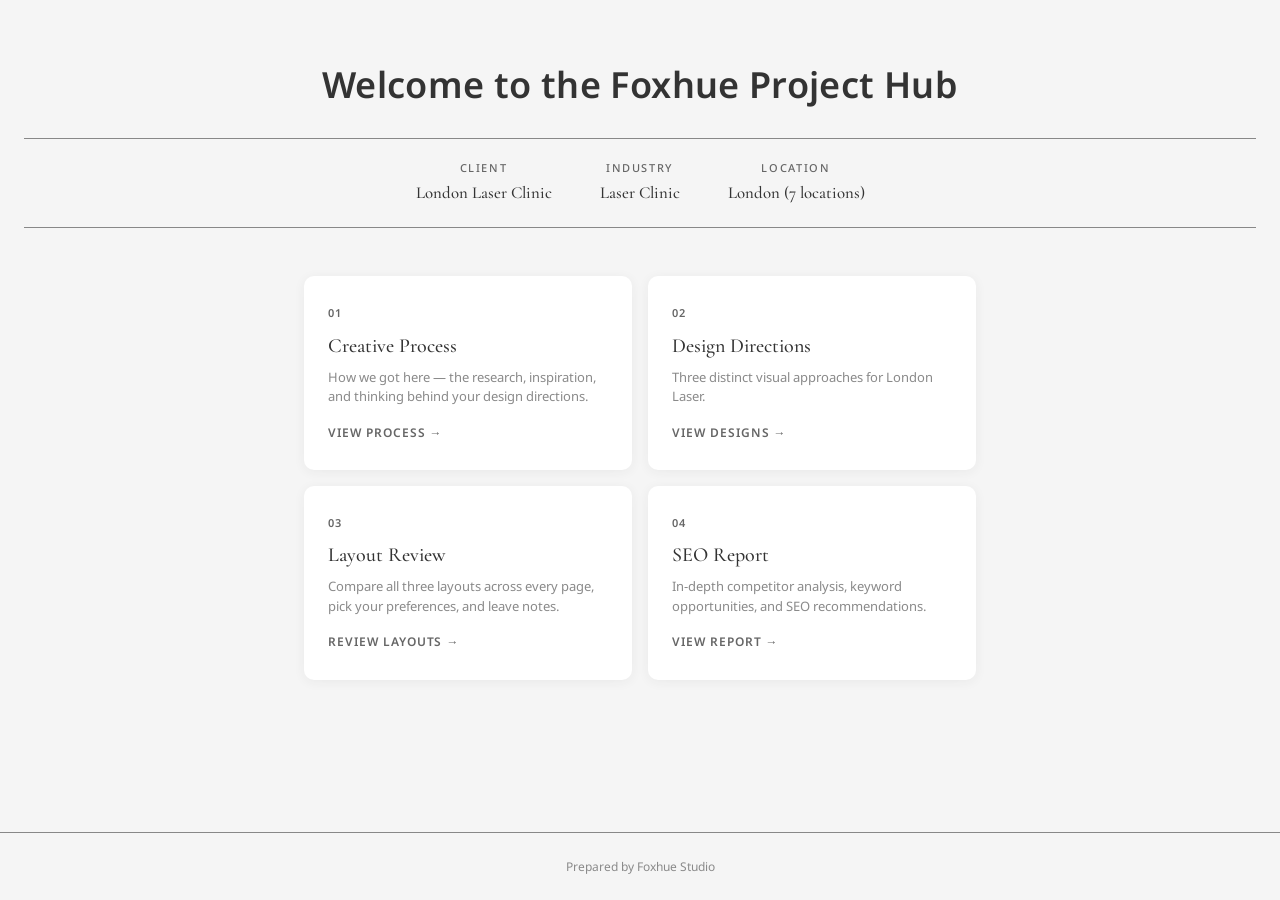
<file: index.html>
<!DOCTYPE html>
<html lang="en">
<head>
  <meta charset="UTF-8">
  <meta name="viewport" content="width=device-width, initial-scale=1.0">
  <title>London Laser Clinic — Project Hub</title>
  <meta name="robots" content="noindex, nofollow">
  <link rel="preconnect" href="https://fonts.googleapis.com">
  <link rel="preconnect" href="https://fonts.gstatic.com" crossorigin>
  <link href="https://fonts.googleapis.com/css2?family=Cormorant+Garamond:wght@300;400;500;600&family=Noto+Sans:wght@300;400;500;600&display=swap" rel="stylesheet">
  <style>
    *, *::before, *::after { margin: 0; padding: 0; box-sizing: border-box; }

    :root {
      --llc-primary: #333333;
      --llc-accent: #888888;
      --llc-accent-hover: #666666;
      --llc-bg: #F5F5F5;
      --llc-surface: #E0E0E0;
      --llc-text: #333333;
      --llc-font-heading: 'Cormorant Garamond', serif;
      --llc-font-body: 'Noto Sans', sans-serif;
    }

    body {
      font-family: var(--llc-font-body);
      font-weight: 400;
      color: var(--llc-text);
      background: var(--llc-bg);
      line-height: 1.6;
      -webkit-font-smoothing: antialiased;
      min-height: 100vh;
      display: flex;
      flex-direction: column;
    }

    /* Header */
    .hub-header {
      text-align: center;
      padding: 56px 24px 0;
    }

    .hub-welcome {
      font-family: var(--llc-font-body);
      font-size: clamp(1.5rem, 3.5vw, 2.25rem);
      font-weight: 600;
      letter-spacing: 0.01em;
      color: var(--llc-primary);
      margin-bottom: 24px;
    }

    .hub-client-info {
      display: flex;
      justify-content: center;
      gap: 3rem;
      padding: 20px 0;
      border-top: 1px solid var(--llc-accent);
      border-bottom: 1px solid var(--llc-accent);
    }

    .hub-client-info__item {
      display: flex;
      flex-direction: column;
      align-items: center;
      gap: 4px;
    }

    .hub-client-info__label {
      font-size: 0.6875rem;
      font-weight: 500;
      letter-spacing: 0.15em;
      text-transform: uppercase;
      color: var(--llc-accent-hover);
    }

    .hub-client-info__value {
      font-family: var(--llc-font-heading);
      font-size: 1.05rem;
      font-weight: 500;
      color: var(--llc-primary);
    }

    /* Main */
    .hub-main {
      max-width: 720px;
      margin: 0 auto;
      padding: 48px 24px 64px;
      flex: 1;
    }

    /* Link Cards */
    .hub-links {
      display: grid;
      grid-template-columns: 1fr 1fr;
      gap: 16px;
    }

    .hub-link {
      display: flex;
      flex-direction: column;
      background: #ffffff;
      border-radius: 10px;
      padding: 28px 24px;
      text-decoration: none;
      color: var(--llc-text);
      box-shadow: 0 2px 12px rgba(51,51,51,0.06);
      transition: transform 0.2s ease, box-shadow 0.2s ease;
    }

    .hub-link:hover {
      transform: translateY(-2px);
      box-shadow: 0 6px 20px rgba(51,51,51,0.1);
    }

    .hub-link:focus-visible {
      outline: 2px solid var(--llc-accent-hover);
      outline-offset: 2px;
    }

    .hub-link__number {
      font-size: 0.6875rem;
      font-weight: 600;
      letter-spacing: 0.1em;
      text-transform: uppercase;
      color: var(--llc-accent-hover);
      margin-bottom: 8px;
    }

    .hub-link__title {
      font-family: var(--llc-font-heading);
      font-size: 1.25rem;
      font-weight: 500;
      color: var(--llc-primary);
      margin-bottom: 6px;
    }

    .hub-link__desc {
      font-size: 0.8125rem;
      color: #8a8a8a;
      line-height: 1.5;
      flex: 1;
    }

    .hub-link__arrow {
      font-size: 0.75rem;
      font-weight: 600;
      letter-spacing: 0.08em;
      text-transform: uppercase;
      color: var(--llc-accent-hover);
      margin-top: 16px;
      transition: letter-spacing 0.2s ease;
    }

    .hub-link:hover .hub-link__arrow {
      letter-spacing: 0.14em;
    }

    /* Footer */
    .hub-footer {
      text-align: center;
      padding: 24px;
      border-top: 1px solid var(--llc-accent);
    }

    .hub-footer__text {
      font-size: 0.75rem;
      color: #8a8a8a;
    }

    /* Responsive */
    @media (max-width: 640px) {
      .hub-links {
        grid-template-columns: 1fr;
      }
      .hub-client-info {
        flex-direction: column;
        gap: 16px;
      }
    }
  </style>
</head>
<body>

  <header class="hub-header">
    <h1 class="hub-welcome">Welcome to the Foxhue Project Hub</h1>
    <div class="hub-client-info">
      <div class="hub-client-info__item">
        <span class="hub-client-info__label">Client</span>
        <span class="hub-client-info__value">London Laser Clinic</span>
      </div>
      <div class="hub-client-info__item">
        <span class="hub-client-info__label">Industry</span>
        <span class="hub-client-info__value">Laser Clinic</span>
      </div>
      <div class="hub-client-info__item">
        <span class="hub-client-info__label">Location</span>
        <span class="hub-client-info__value">London (7 locations)</span>
      </div>
    </div>
  </header>

  <main class="hub-main">

    <nav class="hub-links" aria-label="Project deliverables">

      <a href="docs/creative-process.html" class="hub-link">
        <span class="hub-link__number">01</span>
        <h2 class="hub-link__title">Creative Process</h2>
        <p class="hub-link__desc">How we got here &mdash; the research, inspiration, and thinking behind your design directions.</p>
        <span class="hub-link__arrow" aria-hidden="true">View Process &rarr;</span>
      </a>

      <a href="designs/" class="hub-link">
        <span class="hub-link__number">02</span>
        <h2 class="hub-link__title">Design Directions</h2>
        <p class="hub-link__desc">Three distinct visual approaches for London Laser.</p>
        <span class="hub-link__arrow" aria-hidden="true">View Designs &rarr;</span>
      </a>

      <a href="website/variants/" class="hub-link">
        <span class="hub-link__number">03</span>
        <h2 class="hub-link__title">Layout Review</h2>
        <p class="hub-link__desc">Compare all three layouts across every page, pick your preferences, and leave notes.</p>
        <span class="hub-link__arrow" aria-hidden="true">Review Layouts &rarr;</span>
      </a>

      <a href="docs/seo-competitor-report.html" class="hub-link">
        <span class="hub-link__number">04</span>
        <h2 class="hub-link__title">SEO Report</h2>
        <p class="hub-link__desc">In-depth competitor analysis, keyword opportunities, and SEO recommendations.</p>
        <span class="hub-link__arrow" aria-hidden="true">View Report &rarr;</span>
      </a>

    </nav>
  </main>

  <footer class="hub-footer">
    <p class="hub-footer__text">Prepared by Foxhue Studio</p>
  </footer>

</body>
</html>
</file>
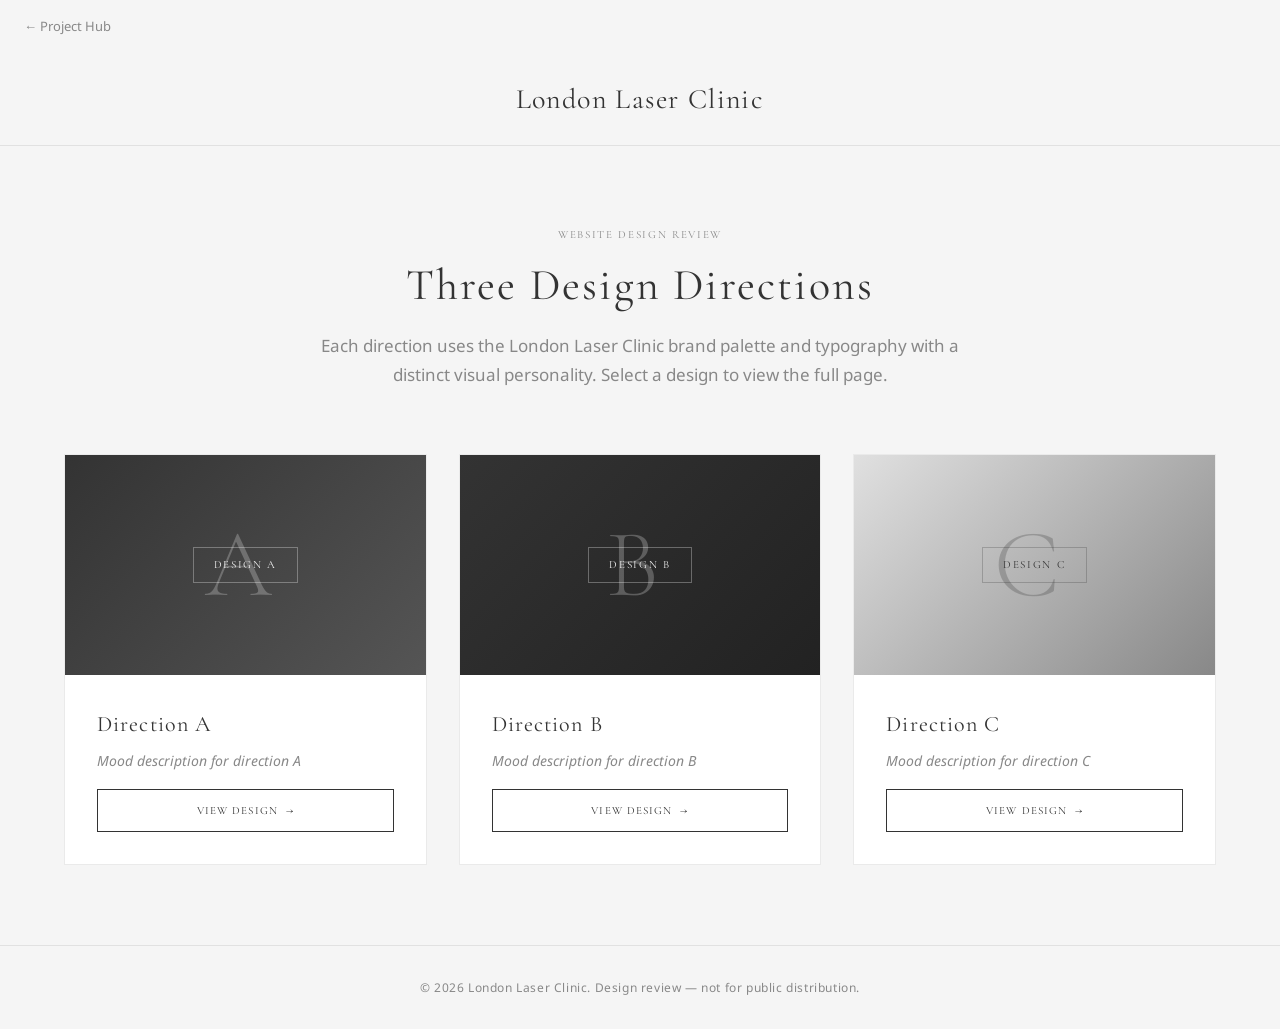
<file: designs/index.html>
<!DOCTYPE html>
<html lang="en">
<head>
  <meta charset="UTF-8">
  <meta name="viewport" content="width=device-width, initial-scale=1.0">
  <meta name="robots" content="noindex, nofollow">
  <title>London Laser Clinic — Design Directions</title>
  <link rel="preconnect" href="https://fonts.googleapis.com">
  <link rel="preconnect" href="https://fonts.gstatic.com" crossorigin>
  <link href="https://fonts.googleapis.com/css2?family=Cormorant+Garamond:wght@300;400;500;600&family=Noto+Sans:wght@300;400;500;600&display=swap" rel="stylesheet">
  <link rel="stylesheet" href="styles.css">
</head>
<body>

  <a href="../index.html" class="hub-back">&larr; Project Hub</a>

  <header class="hub-header">
    <div class="hub-logo" aria-label="London Laser Clinic">
      <span class="hub-logo__main">London Laser Clinic</span>
    </div>
  </header>

  <main class="hub-main">

    <div class="hub-intro">
      <span class="hub-eyebrow">Website Design Review</span>
      <h1 class="hub-title">Three Design Directions</h1>
      <p class="hub-subtitle">
        Each direction uses the London Laser Clinic brand palette and typography with a
        distinct visual personality. Select a design to view the full page.
      </p>
    </div>

    <div class="hub-grid">

      <!-- Design A -->
      <article class="hub-card hub-card--a">
        <div class="hub-card__preview">
          <span class="hub-card__letter" aria-hidden="true">A</span>
          <span class="hub-card__badge">Design A</span>
        </div>
        <div class="hub-card__body">
          <h2 class="hub-card__name">Direction A</h2>
          <p class="hub-card__mood">Mood description for direction A</p>
          <a href="design-a/" class="hub-card__link">
            View Design
            <span class="hub-card__link-arrow" aria-hidden="true">&rarr;</span>
          </a>
        </div>
      </article>

      <!-- Design B -->
      <article class="hub-card hub-card--b">
        <div class="hub-card__preview">
          <span class="hub-card__letter" aria-hidden="true">B</span>
          <span class="hub-card__badge">Design B</span>
        </div>
        <div class="hub-card__body">
          <h2 class="hub-card__name">Direction B</h2>
          <p class="hub-card__mood">Mood description for direction B</p>
          <a href="design-b/" class="hub-card__link">
            View Design
            <span class="hub-card__link-arrow" aria-hidden="true">&rarr;</span>
          </a>
        </div>
      </article>

      <!-- Design C -->
      <article class="hub-card hub-card--c">
        <div class="hub-card__preview">
          <span class="hub-card__letter" aria-hidden="true">C</span>
          <span class="hub-card__badge">Design C</span>
        </div>
        <div class="hub-card__body">
          <h2 class="hub-card__name">Direction C</h2>
          <p class="hub-card__mood">Mood description for direction C</p>
          <a href="design-c/" class="hub-card__link">
            View Design
            <span class="hub-card__link-arrow" aria-hidden="true">&rarr;</span>
          </a>
        </div>
      </article>

    </div>

  </main>

  <footer class="hub-footer">
    <p class="hub-footer__text">&copy; 2026 London Laser Clinic. Design review &mdash; not for public distribution.</p>
  </footer>

</body>
</html>
</file>
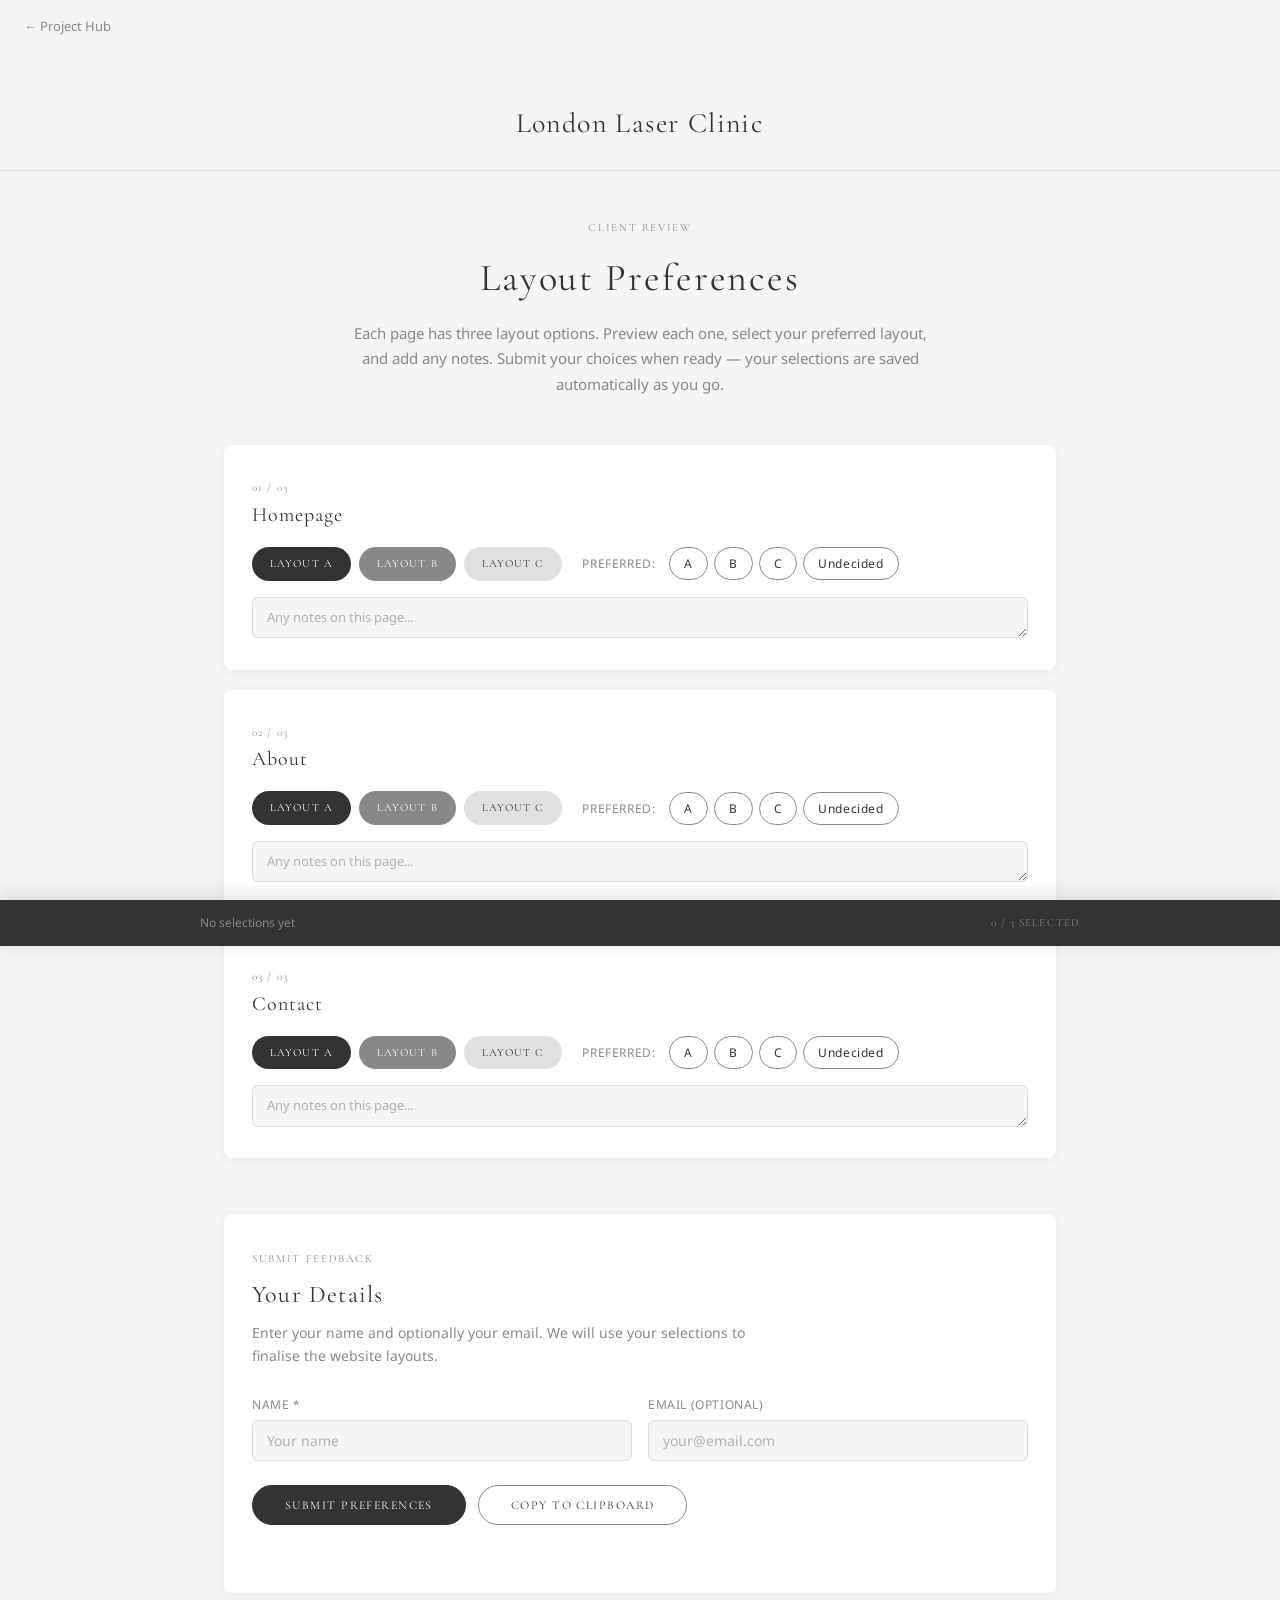
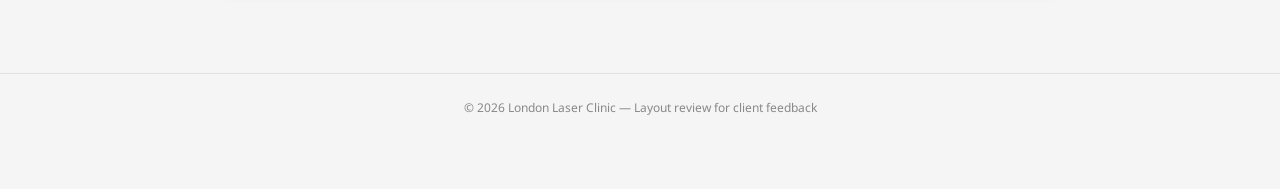
<file: website/variants/index.html>
<!DOCTYPE html>
<html lang="en">
<head>
  <meta charset="UTF-8">
  <meta name="viewport" content="width=device-width, initial-scale=1.0">
  <title>Layout Review — London Laser Clinic</title>
  <meta name="robots" content="noindex, nofollow">
  <link rel="preconnect" href="https://fonts.googleapis.com">
  <link rel="preconnect" href="https://fonts.gstatic.com" crossorigin>
  <link href="https://fonts.googleapis.com/css2?family=Cormorant+Garamond:wght@300;400;500;600&family=Noto+Sans:wght@300;400;500;600&display=swap" rel="stylesheet">
  <style>
    *, *::before, *::after { margin: 0; padding: 0; box-sizing: border-box; }

    :root {
      --llc-primary: #333333;
      --llc-accent: #888888;
      --llc-accent-hover: #666666;
      --llc-bg: #F5F5F5;
      --llc-surface: #E0E0E0;
      --llc-font-heading: 'Cormorant Garamond', serif;
      --llc-font-body: 'Noto Sans', sans-serif;
    }

    body {
      font-family: var(--llc-font-body);
      font-weight: 400;
      color: var(--llc-primary);
      background: var(--llc-bg);
      line-height: 1.6;
      -webkit-font-smoothing: antialiased;
    }

    /* Back link */
    .hub-back {
      display: inline-block;
      padding: 16px 24px;
      font-size: 0.8125rem;
      color: var(--llc-accent);
      text-decoration: none;
      transition: color 0.25s ease;
    }

    .hub-back:hover {
      color: var(--llc-accent-hover);
    }

    /* Header */
    .hub-header {
      text-align: center;
      padding: 48px 24px 24px;
      border-bottom: 1px solid rgba(51,51,51,0.1);
    }

    .hub-logo__main {
      font-family: var(--llc-font-heading);
      font-size: 1.75rem;
      font-weight: 400;
      letter-spacing: 0.05em;
      color: var(--llc-primary);
    }

    /* Main */
    .hub-main {
      max-width: 880px;
      margin: 0 auto;
      padding: 48px 24px 40px;
    }

    .hub-intro {
      text-align: center;
      margin-bottom: 48px;
    }

    .hub-eyebrow {
      display: block;
      font-family: var(--llc-font-heading);
      font-size: 0.6875rem;
      font-weight: 400;
      letter-spacing: 0.15em;
      text-transform: uppercase;
      color: var(--llc-accent);
      margin-bottom: 12px;
    }

    .hub-title {
      font-family: var(--llc-font-heading);
      font-size: clamp(1.5rem, 3.5vw, 2.375rem);
      font-weight: 400;
      letter-spacing: 0.05em;
      color: var(--llc-primary);
      margin-bottom: 12px;
    }

    .hub-subtitle {
      font-size: 0.9375rem;
      color: var(--llc-accent);
      max-width: 600px;
      margin: 0 auto;
      line-height: 1.7;
    }

    /* Review Cards */
    .review-cards {
      display: flex;
      flex-direction: column;
      gap: 20px;
      margin-bottom: 56px;
    }

    .review-card {
      background: #ffffff;
      border-radius: 8px;
      padding: 28px 28px 24px;
      box-shadow: 0 2px 12px rgba(51,51,51,0.06);
    }

    .review-card__header {
      display: flex;
      align-items: center;
      justify-content: space-between;
      margin-bottom: 16px;
      flex-wrap: wrap;
      gap: 12px;
    }

    .review-card__number {
      font-family: var(--llc-font-heading);
      font-size: 0.6875rem;
      font-weight: 400;
      letter-spacing: 0.1em;
      text-transform: uppercase;
      color: var(--llc-accent);
    }

    .review-card__title {
      font-family: var(--llc-font-heading);
      font-size: 1.25rem;
      font-weight: 400;
      letter-spacing: 0.05em;
      color: var(--llc-primary);
    }

    .review-card__actions {
      display: flex;
      align-items: center;
      gap: 20px;
      flex-wrap: wrap;
      margin-bottom: 16px;
    }

    .review-card__previews {
      display: flex;
      gap: 8px;
      flex-shrink: 0;
    }

    /* Preview Pills */
    .preview-pill {
      display: inline-flex;
      align-items: center;
      justify-content: center;
      padding: 8px 18px;
      font-family: var(--llc-font-heading);
      font-size: 0.6875rem;
      font-weight: 400;
      letter-spacing: 0.1em;
      text-transform: uppercase;
      text-decoration: none;
      border-radius: 100px;
      transition: all 0.25s ease;
    }

    .preview-pill--a {
      background: var(--llc-primary);
      color: #ffffff;
    }
    .preview-pill--a:hover { background: #222222; }

    .preview-pill--b {
      background: var(--llc-accent);
      color: #ffffff;
    }
    .preview-pill--b:hover { background: var(--llc-accent-hover); }

    .preview-pill--c {
      background: var(--llc-surface);
      color: var(--llc-primary);
    }
    .preview-pill--c:hover {
      background: var(--llc-accent);
      color: #ffffff;
    }

    /* Radio Group */
    .review-card__preference {
      display: flex;
      align-items: center;
      gap: 6px;
      flex-wrap: wrap;
    }

    .preference-label {
      font-size: 0.75rem;
      font-weight: 400;
      letter-spacing: 0.05em;
      text-transform: uppercase;
      color: var(--llc-accent);
      margin-right: 8px;
    }

    .radio-option {
      position: relative;
      cursor: pointer;
    }

    .radio-option input[type="radio"] {
      position: absolute;
      opacity: 0;
      width: 0;
      height: 0;
    }

    .radio-option__label {
      display: inline-flex;
      align-items: center;
      justify-content: center;
      padding: 6px 14px;
      font-family: var(--llc-font-body);
      font-size: 0.75rem;
      font-weight: 400;
      letter-spacing: 0.05em;
      border: 1px solid var(--llc-accent);
      border-radius: 100px;
      color: var(--llc-primary);
      background: transparent;
      cursor: pointer;
      transition: all 0.2s ease;
      user-select: none;
    }

    .radio-option__label:hover {
      background: var(--llc-surface);
    }

    .radio-option input[type="radio"]:checked + .radio-option__label {
      background: var(--llc-primary);
      border-color: var(--llc-primary);
      color: #ffffff;
    }

    .radio-option input[type="radio"]:focus-visible + .radio-option__label {
      outline: 2px solid var(--llc-accent);
      outline-offset: 2px;
    }

    /* Notes Textarea */
    .review-card__notes {
      margin-top: 12px;
    }

    .notes-textarea {
      width: 100%;
      padding: 10px 14px;
      font-family: var(--llc-font-body);
      font-size: 0.8125rem;
      font-weight: 400;
      color: var(--llc-primary);
      background: var(--llc-bg);
      border: 1px solid rgba(51,51,51,0.12);
      border-radius: 6px;
      resize: vertical;
      min-height: 36px;
      line-height: 1.5;
      transition: border-color 0.2s ease;
    }

    .notes-textarea::placeholder { color: #b0b0b0; }
    .notes-textarea:focus { outline: none; border-color: var(--llc-accent); }

    /* Floating Summary */
    .summary-panel {
      position: fixed;
      bottom: 0;
      left: 0;
      right: 0;
      background: var(--llc-primary);
      color: #ffffff;
      padding: 14px 24px;
      font-size: 0.75rem;
      z-index: 100;
      transform: translateY(100%);
      transition: transform 0.35s ease;
      box-shadow: 0 -4px 20px rgba(51,51,51,0.15);
    }

    .summary-panel--visible { transform: translateY(0); }

    .summary-panel__inner {
      max-width: 880px;
      margin: 0 auto;
      display: flex;
      align-items: center;
      justify-content: space-between;
      gap: 16px;
      flex-wrap: wrap;
    }

    .summary-panel__picks {
      display: flex;
      flex-wrap: wrap;
      gap: 6px 14px;
      font-family: var(--llc-font-body);
      line-height: 1.5;
    }

    .summary-pick { white-space: nowrap; }
    .summary-pick__page { color: var(--llc-accent); }
    .summary-pick__choice { font-weight: 500; }

    .summary-panel__count {
      font-family: var(--llc-font-heading);
      font-size: 0.6875rem;
      letter-spacing: 0.1em;
      text-transform: uppercase;
      color: var(--llc-accent);
      white-space: nowrap;
    }

    /* Submission Section */
    .submission-section {
      background: #ffffff;
      border-radius: 8px;
      padding: 36px 28px;
      box-shadow: 0 2px 12px rgba(51,51,51,0.06);
      margin-bottom: 40px;
    }

    .submission-section__eyebrow {
      display: block;
      font-family: var(--llc-font-heading);
      font-size: 0.6875rem;
      font-weight: 400;
      letter-spacing: 0.15em;
      text-transform: uppercase;
      color: var(--llc-accent);
      margin-bottom: 8px;
    }

    .submission-section__title {
      font-family: var(--llc-font-heading);
      font-size: 1.5rem;
      font-weight: 400;
      letter-spacing: 0.05em;
      color: var(--llc-primary);
      margin-bottom: 8px;
    }

    .submission-section__desc {
      font-size: 0.875rem;
      color: var(--llc-accent);
      margin-bottom: 28px;
      max-width: 520px;
    }

    .form-row {
      display: grid;
      grid-template-columns: 1fr 1fr;
      gap: 16px;
      margin-bottom: 24px;
    }

    .form-field {
      display: flex;
      flex-direction: column;
      gap: 6px;
    }

    .form-field label {
      font-size: 0.75rem;
      font-weight: 400;
      letter-spacing: 0.05em;
      text-transform: uppercase;
      color: var(--llc-accent);
    }

    .form-field input {
      padding: 10px 14px;
      font-family: var(--llc-font-body);
      font-size: 0.875rem;
      font-weight: 400;
      color: var(--llc-primary);
      background: var(--llc-bg);
      border: 1px solid rgba(51,51,51,0.12);
      border-radius: 6px;
      transition: border-color 0.2s ease;
    }

    .form-field input:focus { outline: none; border-color: var(--llc-accent); }
    .form-field input::placeholder { color: #b0b0b0; }

    .form-buttons {
      display: flex;
      gap: 12px;
      flex-wrap: wrap;
    }

    .btn-submit {
      display: inline-flex;
      align-items: center;
      justify-content: center;
      padding: 12px 32px;
      font-family: var(--llc-font-heading);
      font-size: 0.75rem;
      font-weight: 400;
      letter-spacing: 0.12em;
      text-transform: uppercase;
      color: #ffffff;
      background: var(--llc-primary);
      border: 1px solid var(--llc-primary);
      border-radius: 100px;
      cursor: pointer;
      transition: all 0.25s ease;
    }

    .btn-submit:hover { background: #222222; }
    .btn-submit:disabled { opacity: 0.4; cursor: not-allowed; }

    .btn-copy {
      display: inline-flex;
      align-items: center;
      justify-content: center;
      padding: 12px 32px;
      font-family: var(--llc-font-heading);
      font-size: 0.75rem;
      font-weight: 400;
      letter-spacing: 0.12em;
      text-transform: uppercase;
      color: var(--llc-primary);
      background: transparent;
      border: 1px solid var(--llc-accent);
      border-radius: 100px;
      cursor: pointer;
      transition: all 0.25s ease;
    }

    .btn-copy:hover { background: var(--llc-surface); }

    .form-message {
      margin-top: 12px;
      font-size: 0.8125rem;
      color: var(--llc-accent);
      min-height: 20px;
    }

    .form-message--error { color: #c0392b; }
    .form-message--success { color: #27ae60; }

    /* Footer */
    .hub-footer {
      text-align: center;
      padding: 24px;
      padding-bottom: 72px;
      border-top: 1px solid rgba(51,51,51,0.1);
    }

    .hub-footer__text {
      font-size: 0.75rem;
      color: var(--llc-accent);
    }

    /* Responsive */
    @media (max-width: 640px) {
      .review-card { padding: 20px; }
      .review-card__actions { flex-direction: column; align-items: flex-start; gap: 14px; }
      .review-card__preference { gap: 4px; }
      .form-row { grid-template-columns: 1fr; }
      .summary-panel__picks { gap: 4px 10px; font-size: 0.6875rem; }
      .summary-panel__inner { flex-direction: column; align-items: flex-start; gap: 8px; }
    }
  </style>
</head>
<body>

  <a href="../../index.html" class="hub-back">&larr; Project Hub</a>

  <header class="hub-header">
    <span class="hub-logo__main">London Laser Clinic</span>
  </header>

  <main class="hub-main">
    <div class="hub-intro">
      <span class="hub-eyebrow">Client Review</span>
      <h1 class="hub-title">Layout Preferences</h1>
      <p class="hub-subtitle">Each page has three layout options. Preview each one, select your preferred layout, and add any notes. Submit your choices when ready — your selections are saved automatically as you go.</p>
    </div>

    <form id="reviewForm" action="https://formsubmit.co/andrew@foxhue.com" method="POST" class="review-form">
      <input type="hidden" name="_cc" value="ashley@foxhue.com">
      <input type="hidden" name="_subject" value="London Laser Clinic — Layout Preferences">
      <input type="hidden" name="_next" value="https://foxhue.github.io/london-laser-clinic/website/variants/index.html">
      <input type="hidden" name="_ajax" value="true">
      <input type="hidden" name="_captcha" value="false">

      <div class="review-cards">

        <!-- 1. Homepage -->
        <div class="review-card" data-page="homepage">
          <div class="review-card__header">
            <div>
              <span class="review-card__number">01 / 03</span>
              <h2 class="review-card__title">Homepage</h2>
            </div>
          </div>
          <div class="review-card__actions">
            <div class="review-card__previews">
              <a href="../index.html" target="_blank" rel="noopener" class="preview-pill preview-pill--a" aria-label="Preview Homepage Layout A">Layout A</a>
              <a href="index-b.html" target="_blank" rel="noopener" class="preview-pill preview-pill--b" aria-label="Preview Homepage Layout B">Layout B</a>
              <a href="index-c.html" target="_blank" rel="noopener" class="preview-pill preview-pill--c" aria-label="Preview Homepage Layout C">Layout C</a>
            </div>
            <div class="review-card__preference" role="radiogroup" aria-label="Homepage layout preference">
              <span class="preference-label">Preferred:</span>
              <label class="radio-option">
                <input type="radio" name="pref_homepage" value="A">
                <span class="radio-option__label">A</span>
              </label>
              <label class="radio-option">
                <input type="radio" name="pref_homepage" value="B">
                <span class="radio-option__label">B</span>
              </label>
              <label class="radio-option">
                <input type="radio" name="pref_homepage" value="C">
                <span class="radio-option__label">C</span>
              </label>
              <label class="radio-option">
                <input type="radio" name="pref_homepage" value="Undecided">
                <span class="radio-option__label">Undecided</span>
              </label>
            </div>
          </div>
          <div class="review-card__notes">
            <textarea class="notes-textarea" name="notes_homepage" rows="1" placeholder="Any notes on this page..." aria-label="Notes for Homepage"></textarea>
          </div>
        </div>

        <!-- 2. About -->
        <div class="review-card" data-page="about">
          <div class="review-card__header">
            <div>
              <span class="review-card__number">02 / 03</span>
              <h2 class="review-card__title">About</h2>
            </div>
          </div>
          <div class="review-card__actions">
            <div class="review-card__previews">
              <a href="../about.html" target="_blank" rel="noopener" class="preview-pill preview-pill--a" aria-label="Preview About Layout A">Layout A</a>
              <a href="about-b.html" target="_blank" rel="noopener" class="preview-pill preview-pill--b" aria-label="Preview About Layout B">Layout B</a>
              <a href="about-c.html" target="_blank" rel="noopener" class="preview-pill preview-pill--c" aria-label="Preview About Layout C">Layout C</a>
            </div>
            <div class="review-card__preference" role="radiogroup" aria-label="About layout preference">
              <span class="preference-label">Preferred:</span>
              <label class="radio-option">
                <input type="radio" name="pref_about" value="A">
                <span class="radio-option__label">A</span>
              </label>
              <label class="radio-option">
                <input type="radio" name="pref_about" value="B">
                <span class="radio-option__label">B</span>
              </label>
              <label class="radio-option">
                <input type="radio" name="pref_about" value="C">
                <span class="radio-option__label">C</span>
              </label>
              <label class="radio-option">
                <input type="radio" name="pref_about" value="Undecided">
                <span class="radio-option__label">Undecided</span>
              </label>
            </div>
          </div>
          <div class="review-card__notes">
            <textarea class="notes-textarea" name="notes_about" rows="1" placeholder="Any notes on this page..." aria-label="Notes for About"></textarea>
          </div>
        </div>

        <!-- 3. Contact -->
        <div class="review-card" data-page="contact">
          <div class="review-card__header">
            <div>
              <span class="review-card__number">03 / 03</span>
              <h2 class="review-card__title">Contact</h2>
            </div>
          </div>
          <div class="review-card__actions">
            <div class="review-card__previews">
              <a href="../contact.html" target="_blank" rel="noopener" class="preview-pill preview-pill--a" aria-label="Preview Contact Layout A">Layout A</a>
              <a href="contact-b.html" target="_blank" rel="noopener" class="preview-pill preview-pill--b" aria-label="Preview Contact Layout B">Layout B</a>
              <a href="contact-c.html" target="_blank" rel="noopener" class="preview-pill preview-pill--c" aria-label="Preview Contact Layout C">Layout C</a>
            </div>
            <div class="review-card__preference" role="radiogroup" aria-label="Contact layout preference">
              <span class="preference-label">Preferred:</span>
              <label class="radio-option">
                <input type="radio" name="pref_contact" value="A">
                <span class="radio-option__label">A</span>
              </label>
              <label class="radio-option">
                <input type="radio" name="pref_contact" value="B">
                <span class="radio-option__label">B</span>
              </label>
              <label class="radio-option">
                <input type="radio" name="pref_contact" value="C">
                <span class="radio-option__label">C</span>
              </label>
              <label class="radio-option">
                <input type="radio" name="pref_contact" value="Undecided">
                <span class="radio-option__label">Undecided</span>
              </label>
            </div>
          </div>
          <div class="review-card__notes">
            <textarea class="notes-textarea" name="notes_contact" rows="1" placeholder="Any notes on this page..." aria-label="Notes for Contact"></textarea>
          </div>
        </div>

      </div>

      <!-- Submission Section -->
      <div class="submission-section">
        <span class="submission-section__eyebrow">Submit Feedback</span>
        <h2 class="submission-section__title">Your Details</h2>
        <p class="submission-section__desc">Enter your name and optionally your email. We will use your selections to finalise the website layouts.</p>

        <div class="form-row">
          <div class="form-field">
            <label for="clientName">Name <span aria-hidden="true">*</span></label>
            <input type="text" id="clientName" name="client_name" required placeholder="Your name" autocomplete="name">
          </div>
          <div class="form-field">
            <label for="clientEmail">Email (optional)</label>
            <input type="email" id="clientEmail" name="client_email" placeholder="your@email.com" autocomplete="email">
          </div>
        </div>

        <div id="compiledFields"></div>

        <div class="form-buttons">
          <button type="submit" class="btn-submit" id="btnSubmit">Submit Preferences</button>
          <button type="button" class="btn-copy" id="btnCopy">Copy to Clipboard</button>
        </div>

        <p class="form-message" id="formMessage" aria-live="polite"></p>
      </div>

    </form>
  </main>

  <!-- Floating Summary -->
  <div class="summary-panel" id="summaryPanel" aria-label="Selection summary">
    <div class="summary-panel__inner">
      <div class="summary-panel__picks" id="summaryPicks"></div>
      <span class="summary-panel__count" id="summaryCount">0 / 3 selected</span>
    </div>
  </div>

  <footer class="hub-footer">
    <p class="hub-footer__text">&copy; 2026 London Laser Clinic &mdash; Layout review for client feedback</p>
  </footer>

  <script>
    (function () {
      var STORAGE_KEY = 'llcReviewData';
      var PAGES = [
        { key: 'homepage', label: 'Homepage' },
        { key: 'about', label: 'About' },
        { key: 'contact', label: 'Contact' }
      ];

      function saveData() {
        var data = {};
        PAGES.forEach(function (p) {
          var checked = document.querySelector('input[name="pref_' + p.key + '"]:checked');
          var notes = document.querySelector('textarea[name="notes_' + p.key + '"]');
          data[p.key] = {
            pref: checked ? checked.value : '',
            notes: notes ? notes.value : ''
          };
        });
        data.clientName = document.getElementById('clientName').value;
        data.clientEmail = document.getElementById('clientEmail').value;
        try { localStorage.setItem(STORAGE_KEY, JSON.stringify(data)); } catch (e) {}
      }

      function restoreData() {
        var raw;
        try { raw = localStorage.getItem(STORAGE_KEY); } catch (e) {}
        if (!raw) return;
        var data;
        try { data = JSON.parse(raw); } catch (e) { return; }
        PAGES.forEach(function (p) {
          if (data[p.key]) {
            if (data[p.key].pref) {
              var radio = document.querySelector('input[name="pref_' + p.key + '"][value="' + data[p.key].pref + '"]');
              if (radio) radio.checked = true;
            }
            if (data[p.key].notes) {
              var textarea = document.querySelector('textarea[name="notes_' + p.key + '"]');
              if (textarea) textarea.value = data[p.key].notes;
            }
          }
        });
        if (data.clientName) document.getElementById('clientName').value = data.clientName;
        if (data.clientEmail) document.getElementById('clientEmail').value = data.clientEmail;
      }

      function updateSummary() {
        var picks = [];
        var count = 0;
        PAGES.forEach(function (p) {
          var checked = document.querySelector('input[name="pref_' + p.key + '"]:checked');
          if (checked) {
            count++;
            picks.push(
              '<span class="summary-pick"><span class="summary-pick__page">' + p.label + ':</span> ' +
              '<span class="summary-pick__choice">' + checked.value + '</span></span>'
            );
          }
        });

        var panel = document.getElementById('summaryPanel');
        var picksEl = document.getElementById('summaryPicks');
        var countEl = document.getElementById('summaryCount');

        picksEl.innerHTML = picks.length ? picks.join('') : '<span style="color:var(--llc-accent)">No selections yet</span>';
        countEl.textContent = count + ' / 3 selected';

        if (count > 0) {
          panel.classList.add('summary-panel--visible');
        } else {
          panel.classList.remove('summary-panel--visible');
        }
      }

      function compilePlaintext() {
        var lines = ['London Laser Clinic — Layout Preferences', '==========================================', ''];
        PAGES.forEach(function (p) {
          var checked = document.querySelector('input[name="pref_' + p.key + '"]:checked');
          var notes = document.querySelector('textarea[name="notes_' + p.key + '"]');
          var pref = checked ? checked.value : 'No selection';
          lines.push(p.label + ': ' + pref);
          if (notes && notes.value.trim()) {
            lines.push('  Notes: ' + notes.value.trim());
          }
        });
        lines.push('');
        var name = document.getElementById('clientName').value.trim();
        var email = document.getElementById('clientEmail').value.trim();
        if (name) lines.push('Name: ' + name);
        if (email) lines.push('Email: ' + email);
        return lines.join('\n');
      }

      function compileFormFields() {
        var container = document.getElementById('compiledFields');
        container.innerHTML = '';
        PAGES.forEach(function (p) {
          var checked = document.querySelector('input[name="pref_' + p.key + '"]:checked');
          var notes = document.querySelector('textarea[name="notes_' + p.key + '"]');
          var pref = checked ? checked.value : 'No selection';

          var prefInput = document.createElement('input');
          prefInput.type = 'hidden';
          prefInput.name = p.label + ' Layout';
          prefInput.value = pref;
          container.appendChild(prefInput);

          if (notes && notes.value.trim()) {
            var notesInput = document.createElement('input');
            notesInput.type = 'hidden';
            notesInput.name = p.label + ' Notes';
            notesInput.value = notes.value.trim();
            container.appendChild(notesInput);
          }
        });
      }

      function hasAnySelection() {
        for (var i = 0; i < PAGES.length; i++) {
          if (document.querySelector('input[name="pref_' + PAGES[i].key + '"]:checked')) {
            return true;
          }
        }
        return false;
      }

      document.querySelectorAll('.review-card input[type="radio"]').forEach(function (radio) {
        radio.addEventListener('change', function () {
          saveData();
          updateSummary();
        });
      });

      document.querySelectorAll('.notes-textarea').forEach(function (textarea) {
        textarea.addEventListener('blur', function () { saveData(); });
      });

      document.getElementById('clientName').addEventListener('blur', saveData);
      document.getElementById('clientEmail').addEventListener('blur', saveData);

      document.getElementById('btnCopy').addEventListener('click', function () {
        var text = compilePlaintext();
        var msg = document.getElementById('formMessage');
        if (navigator.clipboard && navigator.clipboard.writeText) {
          navigator.clipboard.writeText(text).then(function () {
            msg.textContent = 'Copied to clipboard.';
            msg.className = 'form-message form-message--success';
          }).catch(function () {
            fallbackCopy(text, msg);
          });
        } else {
          fallbackCopy(text, msg);
        }
      });

      function fallbackCopy(text, msg) {
        var ta = document.createElement('textarea');
        ta.value = text;
        ta.style.position = 'fixed';
        ta.style.opacity = '0';
        document.body.appendChild(ta);
        ta.select();
        try {
          document.execCommand('copy');
          msg.textContent = 'Copied to clipboard.';
          msg.className = 'form-message form-message--success';
        } catch (e) {
          msg.textContent = 'Could not copy. Please select and copy manually.';
          msg.className = 'form-message form-message--error';
        }
        document.body.removeChild(ta);
      }

      document.getElementById('reviewForm').addEventListener('submit', function (e) {
        e.preventDefault();
        var form = this;
        var msg = document.getElementById('formMessage');
        var btn = document.getElementById('btnSubmit');

        if (!hasAnySelection()) {
          msg.textContent = 'Please select a preferred layout for at least one page before submitting.';
          msg.className = 'form-message form-message--error';
          return;
        }

        var name = document.getElementById('clientName').value.trim();
        if (!name) {
          msg.textContent = 'Please enter your name.';
          msg.className = 'form-message form-message--error';
          document.getElementById('clientName').focus();
          return;
        }

        compileFormFields();
        btn.disabled = true;
        btn.textContent = 'Submitting...';
        msg.textContent = '';
        msg.className = 'form-message';

        fetch(form.action, {
          method: 'POST',
          body: new FormData(form),
          headers: { 'Accept': 'application/json' }
        }).then(function (res) {
          if (res.ok) {
            msg.textContent = 'Thank you! Your preferences have been submitted successfully.';
            msg.className = 'form-message form-message--success';
            btn.textContent = 'Submitted';
            try { localStorage.removeItem(STORAGE_KEY); } catch (ex) {}
          } else {
            throw new Error('Server error');
          }
        }).catch(function () {
          msg.textContent = 'Something went wrong. Please try the "Copy to Clipboard" button instead and email your preferences.';
          msg.className = 'form-message form-message--error';
          btn.disabled = false;
          btn.textContent = 'Submit Preferences';
        });
      });

      restoreData();
      updateSummary();
    })();
  </script>

</body>
</html>
</file>
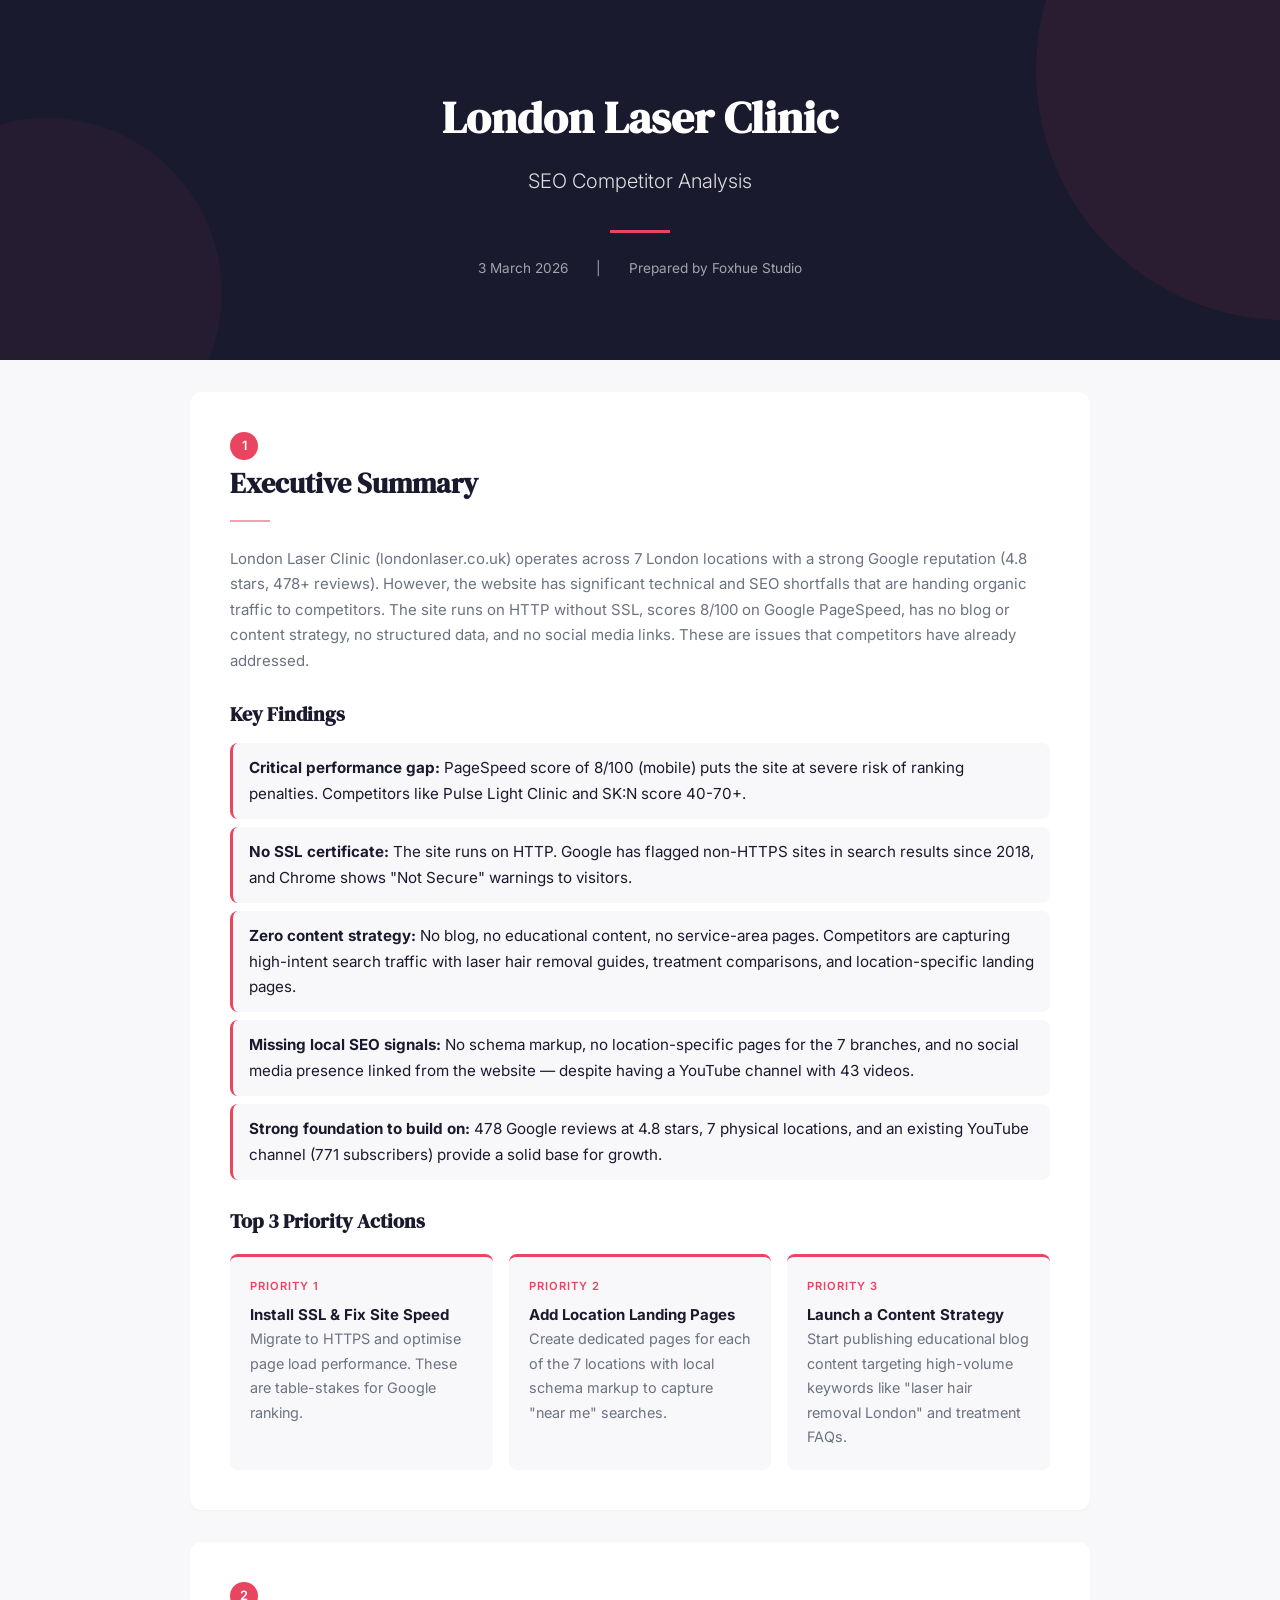
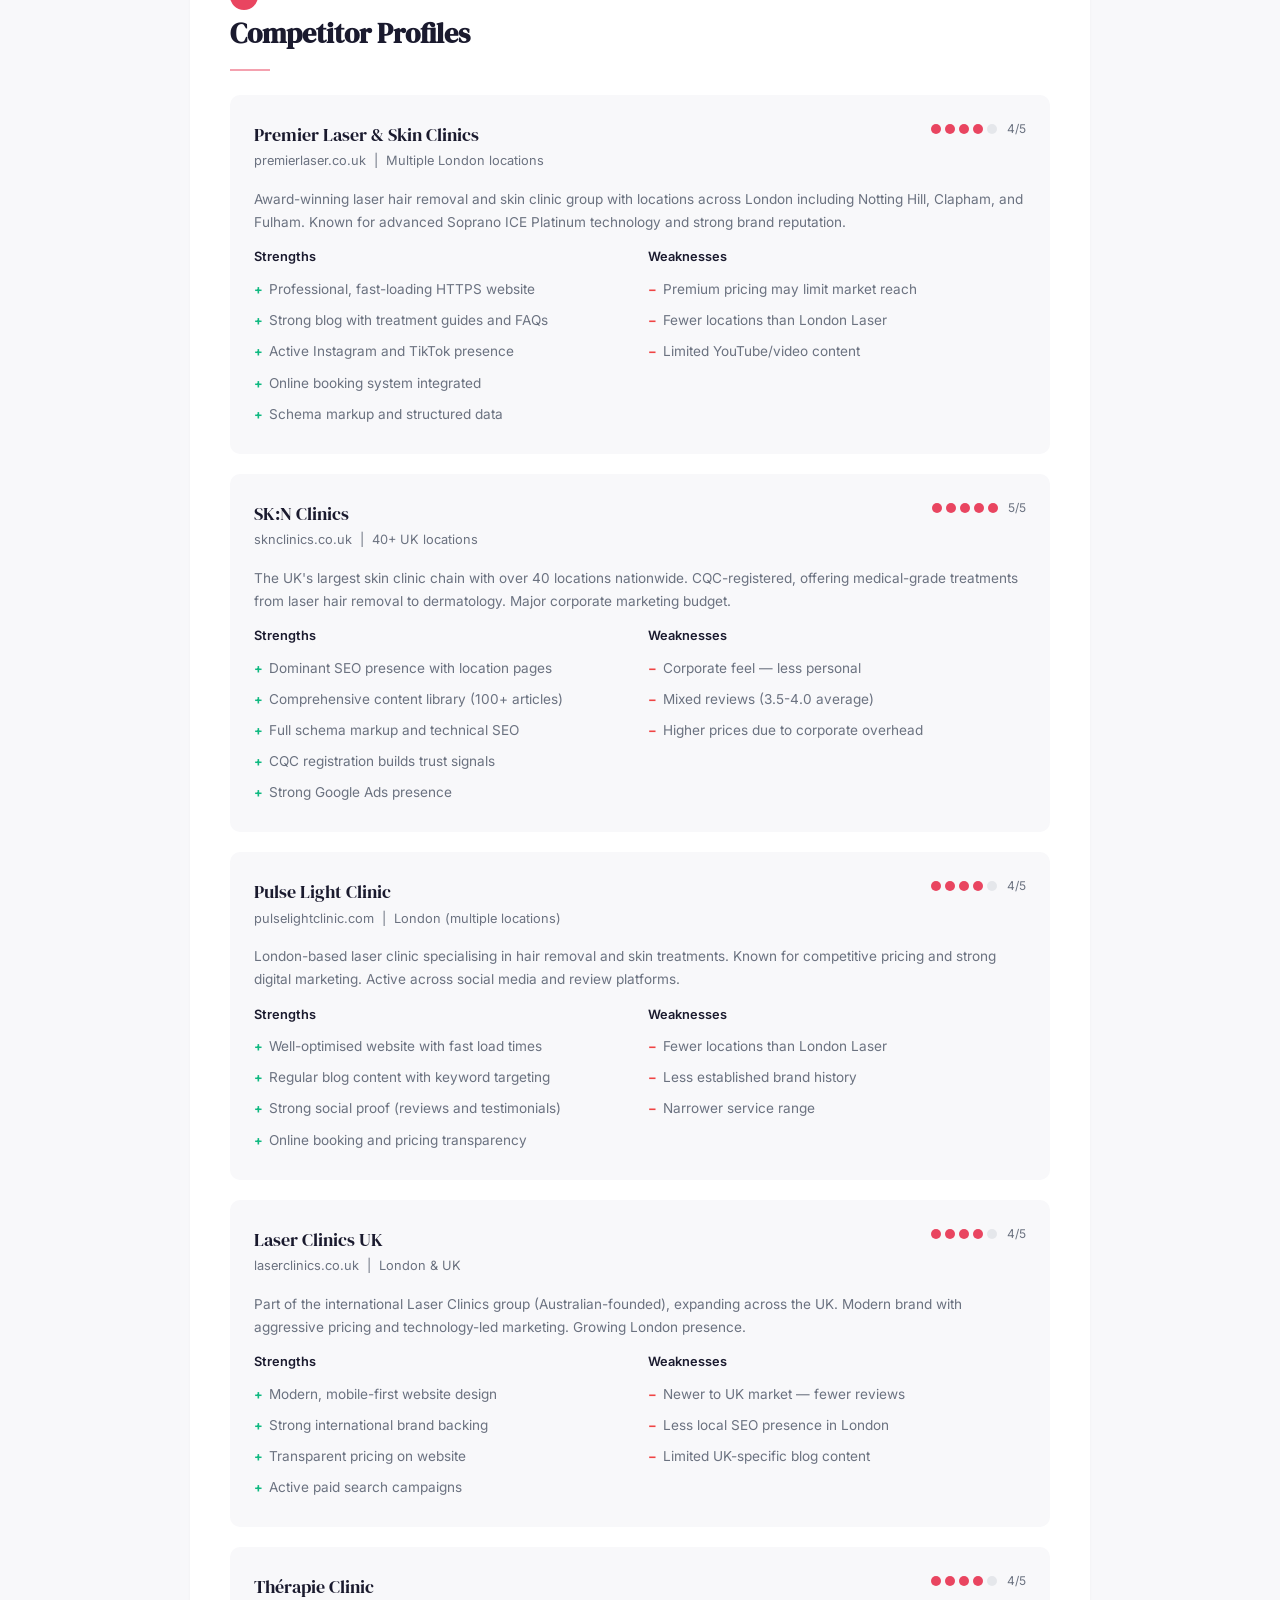
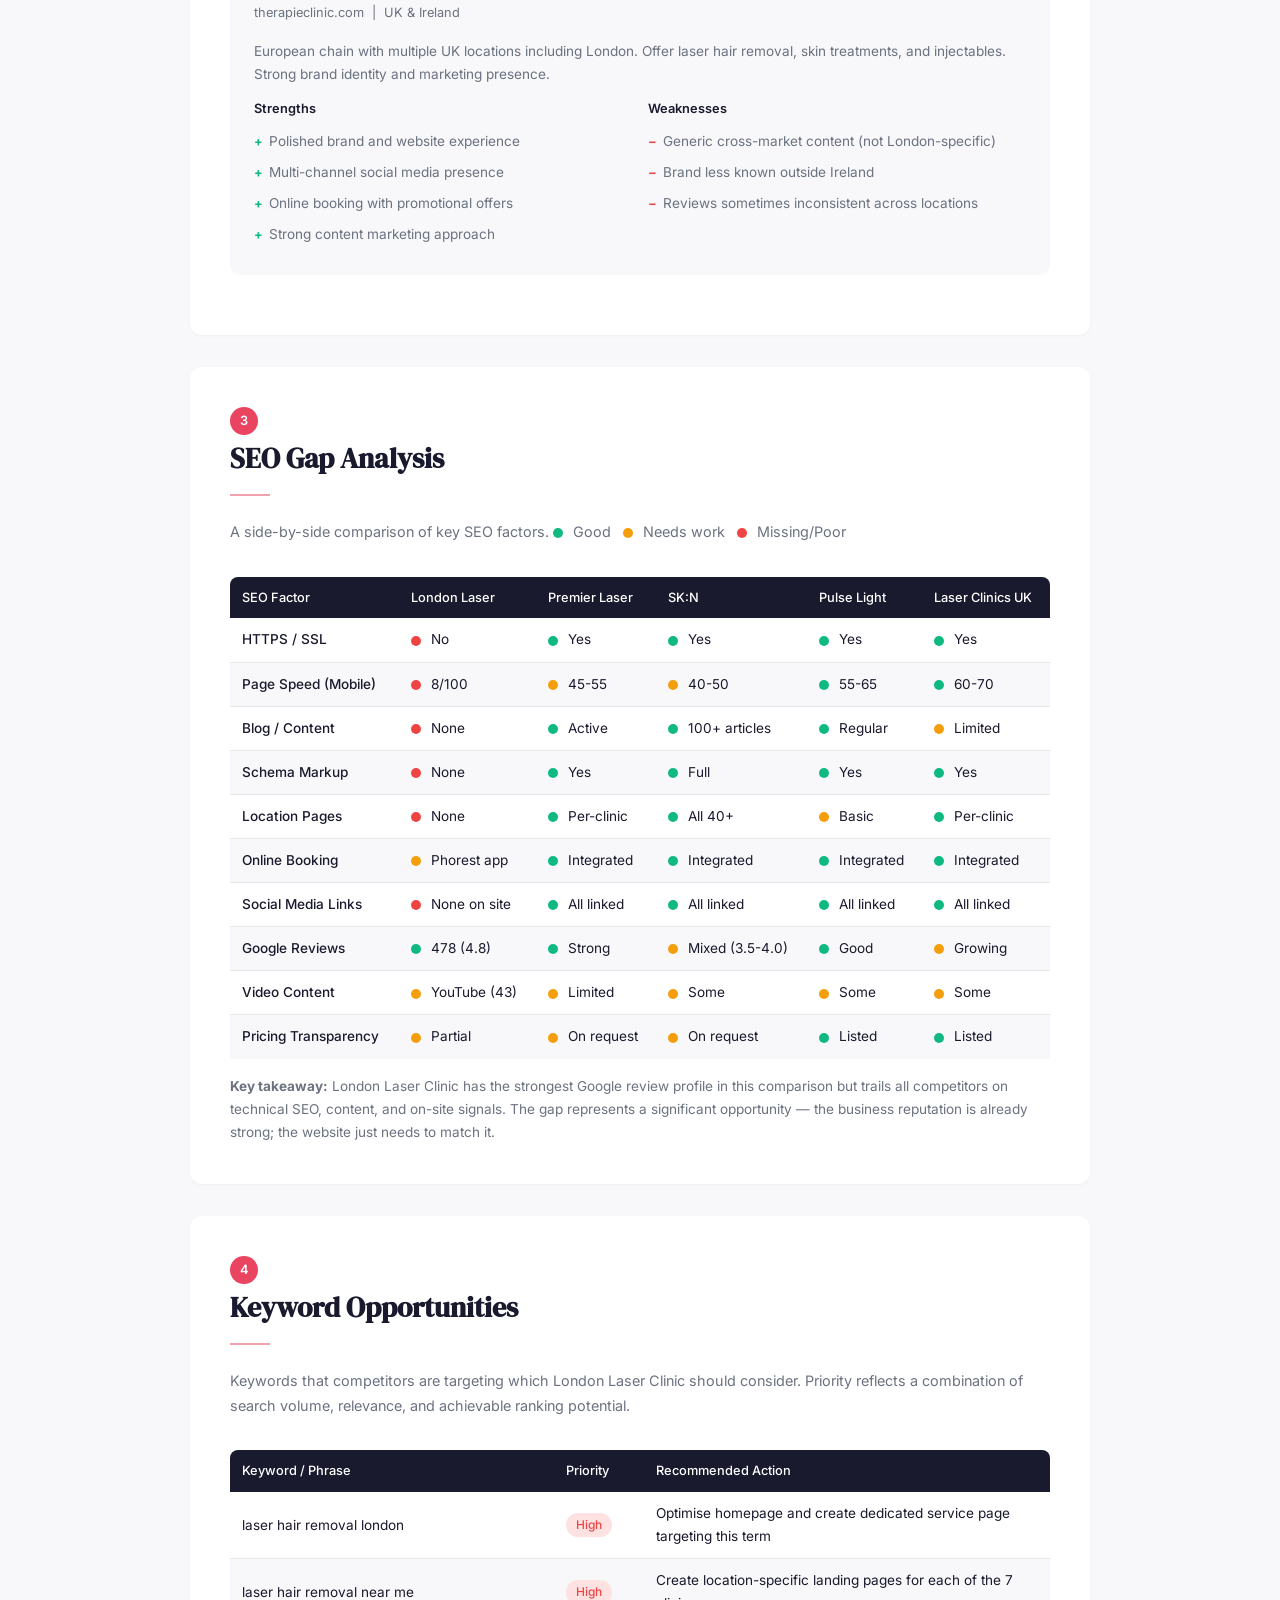
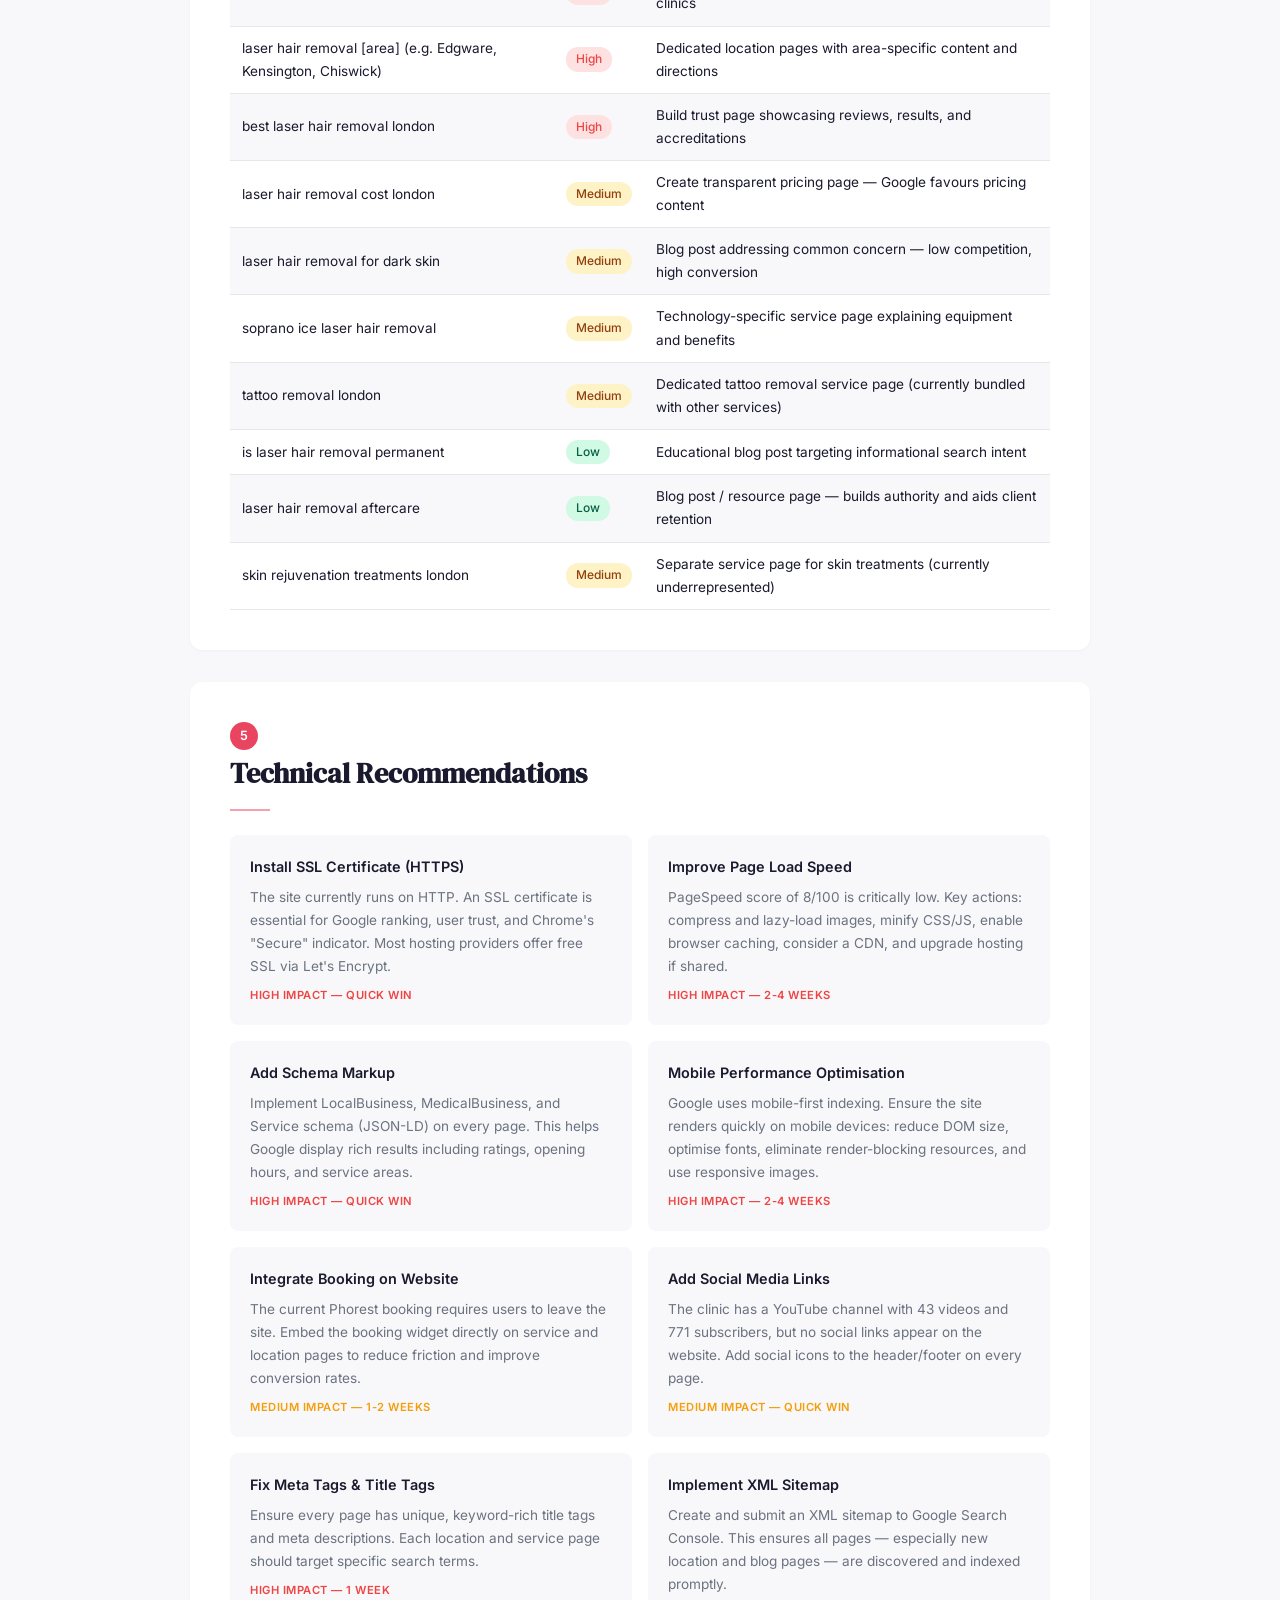
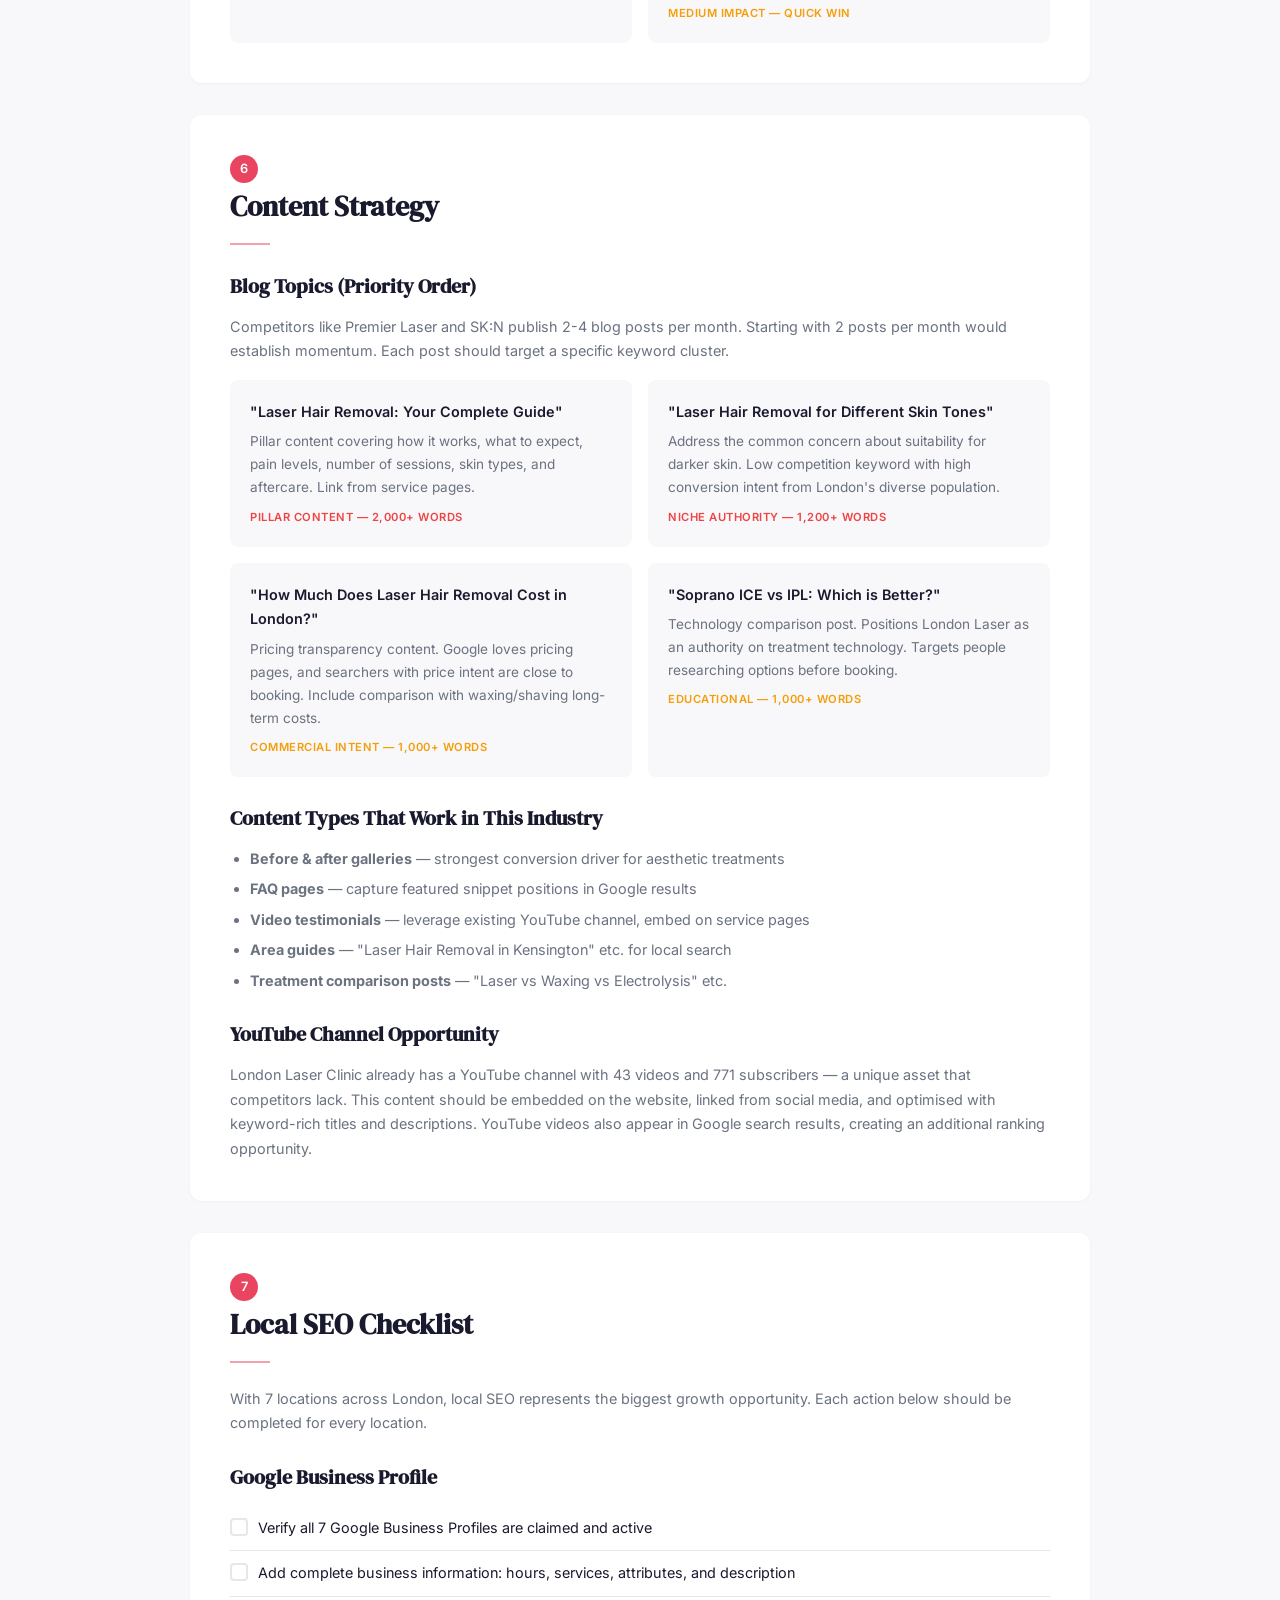
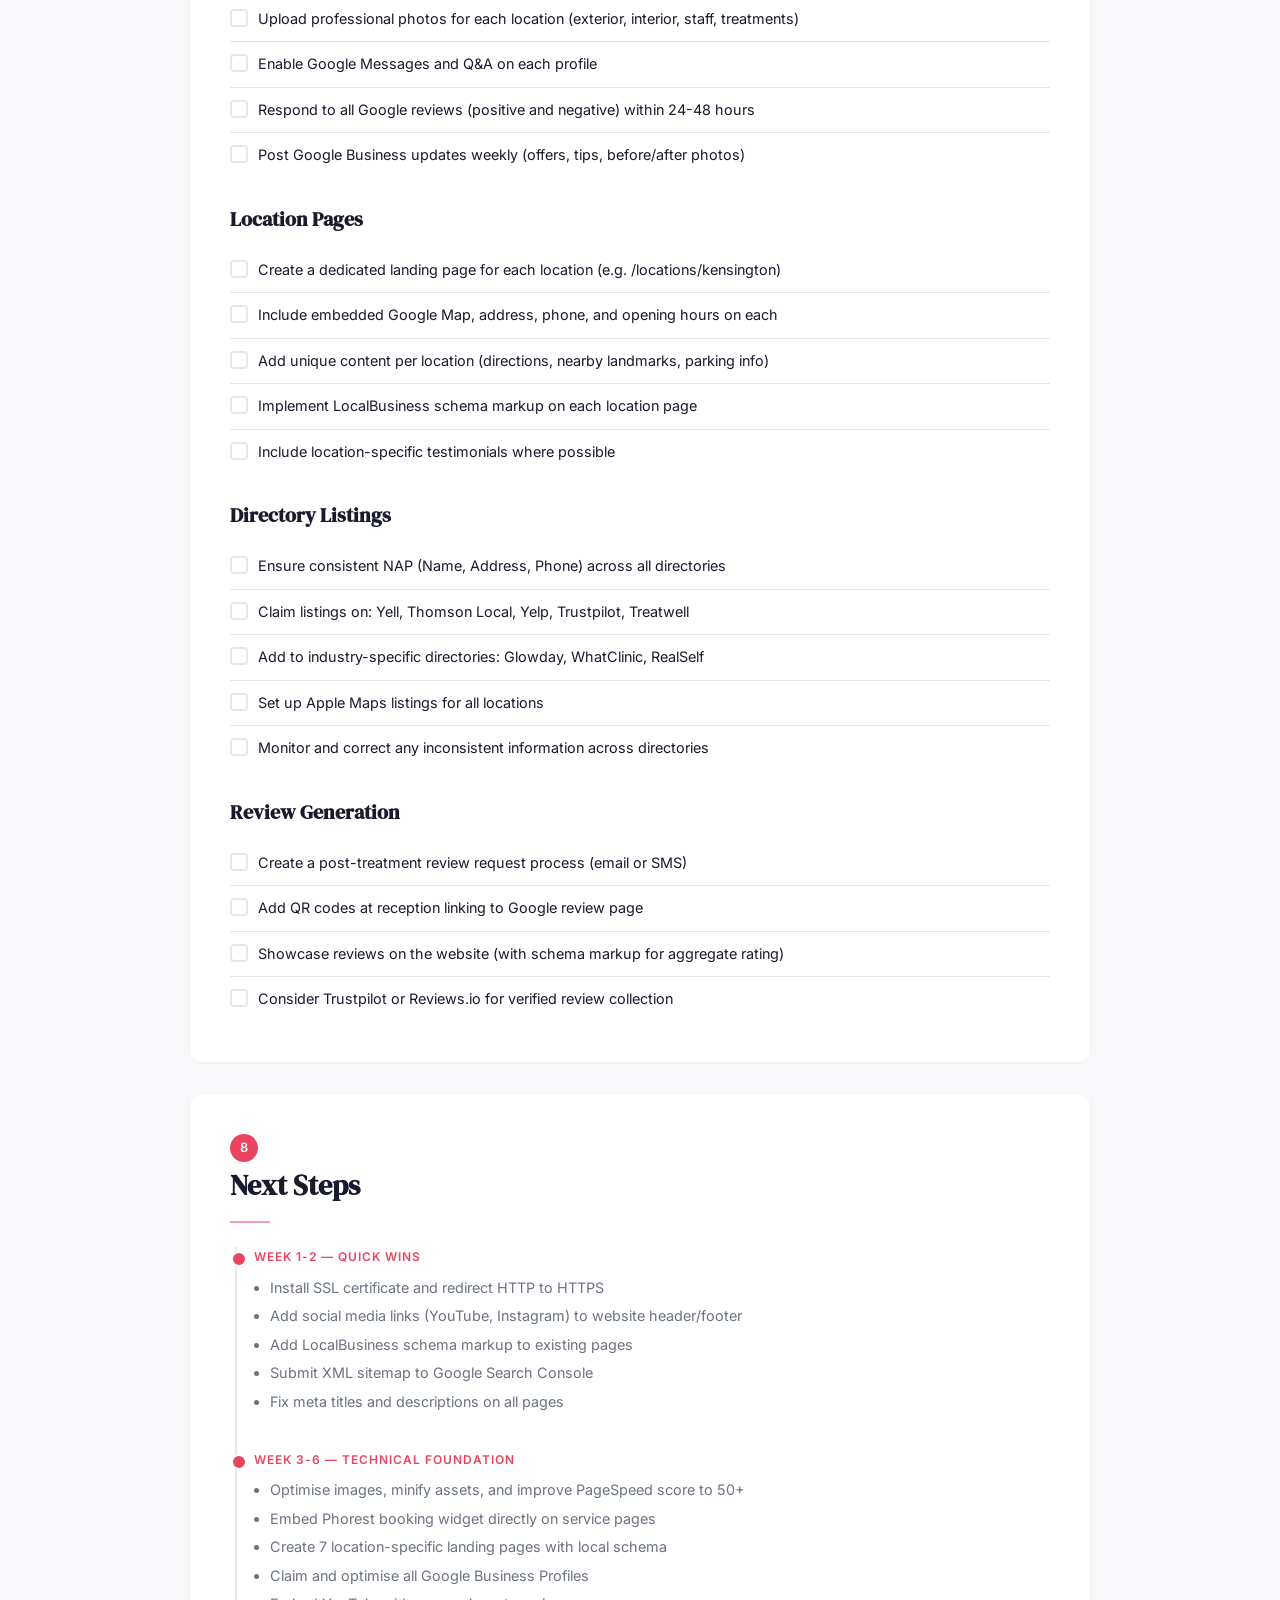
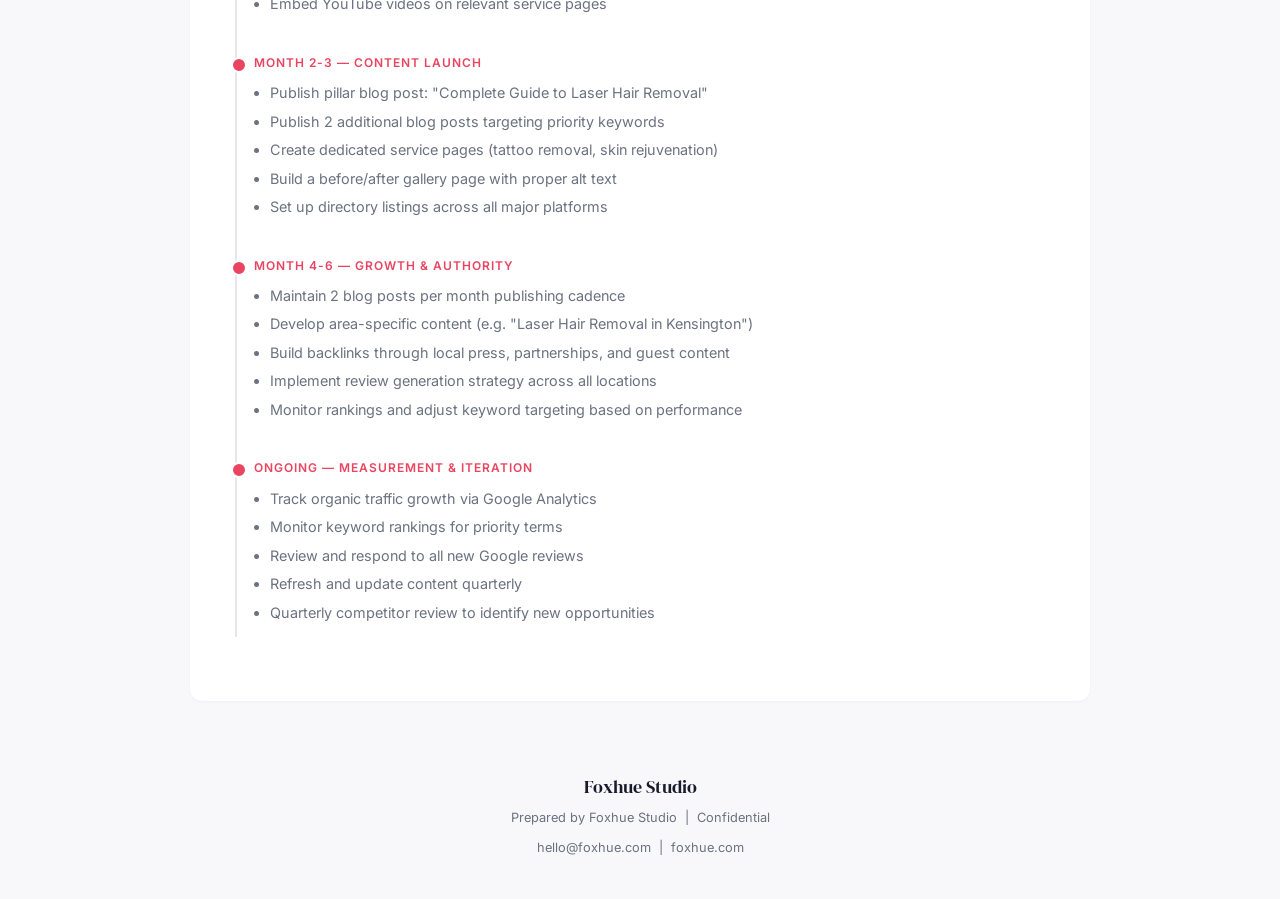
<file: docs/seo-competitor-report.html>
<!DOCTYPE html>
<html lang="en">
<head>
  <meta charset="UTF-8">
  <meta name="viewport" content="width=device-width, initial-scale=1.0">
  <title>London Laser Clinic — SEO Competitor Analysis</title>
  <link href="https://fonts.googleapis.com/css2?family=DM+Serif+Display:ital@0;1&family=Inter:wght@300;400;500;600;700&display=swap" rel="stylesheet">
  <style>
    :root {
      --foxhue-primary: #1A1A2E;
      --foxhue-accent: #E94560;
      --foxhue-accent-hover: #D63851;
      --foxhue-bg: #F8F8FA;
      --foxhue-surface: #FFFFFF;
      --foxhue-text: #1A1A2E;
      --foxhue-light: #ffffff;
      --foxhue-muted: #6B7280;
      --foxhue-border: #E5E7EB;
      --foxhue-green: #10B981;
      --foxhue-amber: #F59E0B;
      --foxhue-red: #EF4444;
      --foxhue-font-heading: 'DM Serif Display', serif;
      --foxhue-font-body: 'Inter', sans-serif;
    }

    * { margin: 0; padding: 0; box-sizing: border-box; }

    body {
      font-family: var(--foxhue-font-body);
      color: var(--foxhue-text);
      background: var(--foxhue-bg);
      line-height: 1.7;
      font-size: 15px;
    }

    /* Cover */
    .cover {
      background: var(--foxhue-primary);
      color: var(--foxhue-light);
      padding: 80px 40px;
      text-align: center;
      position: relative;
      overflow: hidden;
    }
    .cover::before {
      content: '';
      position: absolute;
      top: -50%;
      right: -20%;
      width: 500px;
      height: 500px;
      background: var(--foxhue-accent);
      opacity: 0.08;
      border-radius: 50%;
    }
    .cover::after {
      content: '';
      position: absolute;
      bottom: -30%;
      left: -10%;
      width: 350px;
      height: 350px;
      background: var(--foxhue-accent);
      opacity: 0.05;
      border-radius: 50%;
    }
    .cover h1 {
      font-family: var(--foxhue-font-heading);
      font-size: 2.8rem;
      margin-bottom: 8px;
      position: relative;
      z-index: 1;
    }
    .cover .subtitle {
      font-size: 1.25rem;
      font-weight: 300;
      opacity: 0.85;
      margin-bottom: 32px;
      position: relative;
      z-index: 1;
    }
    .cover .meta {
      font-size: 0.85rem;
      opacity: 0.6;
      position: relative;
      z-index: 1;
    }
    .cover .meta span { margin: 0 12px; }
    .cover .accent-bar {
      width: 60px;
      height: 3px;
      background: var(--foxhue-accent);
      margin: 24px auto;
      position: relative;
      z-index: 1;
    }

    /* Layout */
    .container {
      max-width: 900px;
      margin: 0 auto;
      padding: 0 24px;
    }

    /* Sections */
    .section {
      background: var(--foxhue-surface);
      border-radius: 12px;
      padding: 40px;
      margin: 32px auto;
      max-width: 900px;
      box-shadow: 0 1px 3px rgba(0,0,0,0.04);
    }
    .section h2 {
      font-family: var(--foxhue-font-heading);
      font-size: 1.75rem;
      color: var(--foxhue-primary);
      margin-bottom: 8px;
    }
    .section h3 {
      font-family: var(--foxhue-font-heading);
      font-size: 1.25rem;
      color: var(--foxhue-primary);
      margin: 24px 0 12px;
    }
    .section-number {
      display: inline-block;
      background: var(--foxhue-accent);
      color: var(--foxhue-light);
      width: 28px;
      height: 28px;
      border-radius: 50%;
      text-align: center;
      line-height: 28px;
      font-size: 0.8rem;
      font-weight: 600;
      margin-right: 10px;
      vertical-align: middle;
    }
    .section-divider {
      width: 40px;
      height: 2px;
      background: var(--foxhue-accent);
      margin: 12px 0 24px;
      opacity: 0.5;
    }

    /* Executive Summary */
    .key-findings {
      list-style: none;
      padding: 0;
    }
    .key-findings li {
      padding: 12px 16px;
      margin-bottom: 8px;
      background: var(--foxhue-bg);
      border-radius: 8px;
      border-left: 3px solid var(--foxhue-accent);
      font-size: 0.95rem;
    }
    .priority-actions {
      display: grid;
      grid-template-columns: repeat(auto-fit, minmax(240px, 1fr));
      gap: 16px;
      margin-top: 16px;
    }
    .priority-card {
      background: var(--foxhue-bg);
      border-radius: 8px;
      padding: 20px;
      border-top: 3px solid var(--foxhue-accent);
    }
    .priority-card .label {
      font-size: 0.7rem;
      text-transform: uppercase;
      letter-spacing: 1px;
      color: var(--foxhue-accent);
      font-weight: 600;
      margin-bottom: 6px;
    }
    .priority-card p {
      font-size: 0.9rem;
      color: var(--foxhue-muted);
    }

    /* Competitor Cards */
    .competitor-card {
      background: var(--foxhue-bg);
      border-radius: 10px;
      padding: 24px;
      margin: 20px 0;
    }
    .competitor-header {
      display: flex;
      justify-content: space-between;
      align-items: flex-start;
      flex-wrap: wrap;
      gap: 12px;
      margin-bottom: 16px;
    }
    .competitor-name {
      font-family: var(--foxhue-font-heading);
      font-size: 1.15rem;
      color: var(--foxhue-primary);
    }
    .competitor-url {
      font-size: 0.8rem;
      color: var(--foxhue-muted);
    }
    .presence-score {
      display: flex;
      gap: 4px;
      align-items: center;
    }
    .presence-dot {
      width: 10px;
      height: 10px;
      border-radius: 50%;
      background: var(--foxhue-border);
    }
    .presence-dot.filled { background: var(--foxhue-accent); }
    .presence-label {
      font-size: 0.75rem;
      color: var(--foxhue-muted);
      margin-left: 6px;
    }
    .strengths-weaknesses {
      display: grid;
      grid-template-columns: 1fr 1fr;
      gap: 16px;
      margin-top: 12px;
    }
    .sw-list { list-style: none; padding: 0; }
    .sw-list li {
      font-size: 0.85rem;
      padding: 4px 0;
      color: var(--foxhue-muted);
    }
    .sw-list li::before {
      display: inline-block;
      margin-right: 6px;
      font-size: 0.8rem;
    }
    .sw-list.strengths li::before { content: '+'; color: var(--foxhue-green); font-weight: 700; }
    .sw-list.weaknesses li::before { content: '\2212'; color: var(--foxhue-red); font-weight: 700; }

    /* Gap Analysis Table */
    .gap-table {
      width: 100%;
      border-collapse: collapse;
      font-size: 0.85rem;
      margin-top: 16px;
    }
    .gap-table th {
      background: var(--foxhue-primary);
      color: var(--foxhue-light);
      padding: 10px 12px;
      text-align: left;
      font-weight: 500;
      font-size: 0.8rem;
    }
    .gap-table th:first-child { border-radius: 8px 0 0 0; }
    .gap-table th:last-child { border-radius: 0 8px 0 0; }
    .gap-table td {
      padding: 10px 12px;
      border-bottom: 1px solid var(--foxhue-border);
      vertical-align: middle;
    }
    .gap-table tr:last-child td { border-bottom: none; }
    .gap-table tr:nth-child(even) { background: var(--foxhue-bg); }
    .gap-table .factor { font-weight: 500; }
    .indicator {
      display: inline-block;
      width: 10px;
      height: 10px;
      border-radius: 50%;
      margin-right: 6px;
      vertical-align: middle;
    }
    .indicator.green { background: var(--foxhue-green); }
    .indicator.amber { background: var(--foxhue-amber); }
    .indicator.red { background: var(--foxhue-red); }

    /* Keyword Table */
    .keyword-table {
      width: 100%;
      border-collapse: collapse;
      font-size: 0.85rem;
      margin-top: 16px;
    }
    .keyword-table th {
      background: var(--foxhue-primary);
      color: var(--foxhue-light);
      padding: 10px 12px;
      text-align: left;
      font-weight: 500;
      font-size: 0.8rem;
    }
    .keyword-table th:first-child { border-radius: 8px 0 0 0; }
    .keyword-table th:last-child { border-radius: 0 8px 0 0; }
    .keyword-table td {
      padding: 10px 12px;
      border-bottom: 1px solid var(--foxhue-border);
    }
    .keyword-table tr:nth-child(even) { background: var(--foxhue-bg); }
    .badge {
      display: inline-block;
      padding: 2px 10px;
      border-radius: 12px;
      font-size: 0.75rem;
      font-weight: 500;
    }
    .badge.high { background: #FEE2E2; color: var(--foxhue-red); }
    .badge.medium { background: #FEF3C7; color: #92400E; }
    .badge.low { background: #D1FAE5; color: #065F46; }

    /* Recommendations */
    .rec-grid {
      display: grid;
      grid-template-columns: 1fr 1fr;
      gap: 16px;
      margin-top: 16px;
    }
    .rec-item {
      background: var(--foxhue-bg);
      border-radius: 8px;
      padding: 20px;
    }
    .rec-item h4 {
      font-size: 0.9rem;
      font-weight: 600;
      color: var(--foxhue-primary);
      margin-bottom: 6px;
    }
    .rec-item p {
      font-size: 0.85rem;
      color: var(--foxhue-muted);
    }
    .rec-item .impact {
      font-size: 0.7rem;
      text-transform: uppercase;
      letter-spacing: 0.5px;
      margin-top: 8px;
      font-weight: 600;
    }
    .rec-item .impact.high { color: var(--foxhue-red); }
    .rec-item .impact.medium { color: var(--foxhue-amber); }

    /* Checklist */
    .checklist {
      list-style: none;
      padding: 0;
    }
    .checklist li {
      padding: 10px 0;
      border-bottom: 1px solid var(--foxhue-border);
      font-size: 0.9rem;
      display: flex;
      align-items: flex-start;
      gap: 10px;
    }
    .checklist li:last-child { border-bottom: none; }
    .check-box {
      width: 18px;
      height: 18px;
      border: 2px solid var(--foxhue-border);
      border-radius: 4px;
      flex-shrink: 0;
      margin-top: 2px;
    }

    /* Next Steps */
    .timeline {
      position: relative;
      padding-left: 24px;
    }
    .timeline::before {
      content: '';
      position: absolute;
      left: 5px;
      top: 0;
      bottom: 0;
      width: 2px;
      background: var(--foxhue-border);
    }
    .timeline-item {
      position: relative;
      margin-bottom: 24px;
      padding-bottom: 8px;
    }
    .timeline-item::before {
      content: '';
      position: absolute;
      left: -23px;
      top: 4px;
      width: 12px;
      height: 12px;
      border-radius: 50%;
      background: var(--foxhue-accent);
      border: 2px solid var(--foxhue-surface);
    }
    .timeline-period {
      font-size: 0.75rem;
      text-transform: uppercase;
      letter-spacing: 1px;
      color: var(--foxhue-accent);
      font-weight: 600;
      margin-bottom: 6px;
    }
    .timeline-item ul {
      margin: 8px 0 0 16px;
      font-size: 0.9rem;
      color: var(--foxhue-muted);
    }
    .timeline-item ul li { margin-bottom: 4px; }

    /* Footer */
    .footer {
      text-align: center;
      padding: 40px 24px;
      font-size: 0.8rem;
      color: var(--foxhue-muted);
    }
    .footer .brand {
      font-family: var(--foxhue-font-heading);
      font-size: 1.1rem;
      color: var(--foxhue-primary);
      margin-bottom: 4px;
    }

    /* Responsive */
    @media (max-width: 700px) {
      .cover { padding: 48px 24px; }
      .cover h1 { font-size: 2rem; }
      .section { padding: 24px; margin: 16px; }
      .strengths-weaknesses { grid-template-columns: 1fr; }
      .rec-grid { grid-template-columns: 1fr; }
      .priority-actions { grid-template-columns: 1fr; }
      .gap-table { font-size: 0.75rem; }
      .gap-table th, .gap-table td { padding: 8px 6px; }
    }

    /* Print */
    @media print {
      body { background: white; font-size: 12pt; }
      .cover { padding: 40px 20px; break-after: page; }
      .section { box-shadow: none; border: 1px solid #eee; break-inside: avoid; margin: 16px auto; }
      .gap-table th { background: var(--foxhue-primary) !important; -webkit-print-color-adjust: exact; print-color-adjust: exact; }
      .keyword-table th { background: var(--foxhue-primary) !important; -webkit-print-color-adjust: exact; print-color-adjust: exact; }
      .indicator, .presence-dot.filled, .priority-card, .rec-item, .key-findings li { -webkit-print-color-adjust: exact; print-color-adjust: exact; }
    }
  </style>
</head>
<body>

  <!-- 1. COVER -->
  <header class="cover">
    <h1>London Laser Clinic</h1>
    <p class="subtitle">SEO Competitor Analysis</p>
    <div class="accent-bar"></div>
    <p class="meta">
      <span>3 March 2026</span>
      <span>|</span>
      <span>Prepared by Foxhue Studio</span>
    </p>
  </header>

  <!-- 2. EXECUTIVE SUMMARY -->
  <section class="section">
    <p><span class="section-number">1</span></p>
    <h2>Executive Summary</h2>
    <div class="section-divider"></div>

    <p style="margin-bottom: 20px; color: var(--foxhue-muted);">
      London Laser Clinic (londonlaser.co.uk) operates across 7 London locations with a strong Google reputation (4.8 stars, 478+ reviews). However, the website has significant technical and SEO shortfalls that are handing organic traffic to competitors. The site runs on HTTP without SSL, scores 8/100 on Google PageSpeed, has no blog or content strategy, no structured data, and no social media links. These are issues that competitors have already addressed.
    </p>

    <h3>Key Findings</h3>
    <ul class="key-findings">
      <li><strong>Critical performance gap:</strong> PageSpeed score of 8/100 (mobile) puts the site at severe risk of ranking penalties. Competitors like Pulse Light Clinic and SK:N score 40-70+.</li>
      <li><strong>No SSL certificate:</strong> The site runs on HTTP. Google has flagged non-HTTPS sites in search results since 2018, and Chrome shows "Not Secure" warnings to visitors.</li>
      <li><strong>Zero content strategy:</strong> No blog, no educational content, no service-area pages. Competitors are capturing high-intent search traffic with laser hair removal guides, treatment comparisons, and location-specific landing pages.</li>
      <li><strong>Missing local SEO signals:</strong> No schema markup, no location-specific pages for the 7 branches, and no social media presence linked from the website — despite having a YouTube channel with 43 videos.</li>
      <li><strong>Strong foundation to build on:</strong> 478 Google reviews at 4.8 stars, 7 physical locations, and an existing YouTube channel (771 subscribers) provide a solid base for growth.</li>
    </ul>

    <h3>Top 3 Priority Actions</h3>
    <div class="priority-actions">
      <div class="priority-card">
        <p class="label">Priority 1</p>
        <strong>Install SSL &amp; Fix Site Speed</strong>
        <p>Migrate to HTTPS and optimise page load performance. These are table-stakes for Google ranking.</p>
      </div>
      <div class="priority-card">
        <p class="label">Priority 2</p>
        <strong>Add Location Landing Pages</strong>
        <p>Create dedicated pages for each of the 7 locations with local schema markup to capture "near me" searches.</p>
      </div>
      <div class="priority-card">
        <p class="label">Priority 3</p>
        <strong>Launch a Content Strategy</strong>
        <p>Start publishing educational blog content targeting high-volume keywords like "laser hair removal London" and treatment FAQs.</p>
      </div>
    </div>
  </section>

  <!-- 3. COMPETITOR PROFILES -->
  <section class="section">
    <p><span class="section-number">2</span></p>
    <h2>Competitor Profiles</h2>
    <div class="section-divider"></div>

    <!-- Competitor 1: Premier Laser -->
    <div class="competitor-card">
      <div class="competitor-header">
        <div>
          <p class="competitor-name">Premier Laser &amp; Skin Clinics</p>
          <p class="competitor-url">premierlaser.co.uk &nbsp;|&nbsp; Multiple London locations</p>
        </div>
        <div class="presence-score">
          <span class="presence-dot filled"></span>
          <span class="presence-dot filled"></span>
          <span class="presence-dot filled"></span>
          <span class="presence-dot filled"></span>
          <span class="presence-dot"></span>
          <span class="presence-label">4/5</span>
        </div>
      </div>
      <p style="font-size: 0.85rem; color: var(--foxhue-muted); margin-bottom: 12px;">
        Award-winning laser hair removal and skin clinic group with locations across London including Notting Hill, Clapham, and Fulham. Known for advanced Soprano ICE Platinum technology and strong brand reputation.
      </p>
      <div class="strengths-weaknesses">
        <div>
          <p style="font-weight: 600; font-size: 0.8rem; margin-bottom: 6px;">Strengths</p>
          <ul class="sw-list strengths">
            <li>Professional, fast-loading HTTPS website</li>
            <li>Strong blog with treatment guides and FAQs</li>
            <li>Active Instagram and TikTok presence</li>
            <li>Online booking system integrated</li>
            <li>Schema markup and structured data</li>
          </ul>
        </div>
        <div>
          <p style="font-weight: 600; font-size: 0.8rem; margin-bottom: 6px;">Weaknesses</p>
          <ul class="sw-list weaknesses">
            <li>Premium pricing may limit market reach</li>
            <li>Fewer locations than London Laser</li>
            <li>Limited YouTube/video content</li>
          </ul>
        </div>
      </div>
    </div>

    <!-- Competitor 2: SK:N -->
    <div class="competitor-card">
      <div class="competitor-header">
        <div>
          <p class="competitor-name">SK:N Clinics</p>
          <p class="competitor-url">sknclinics.co.uk &nbsp;|&nbsp; 40+ UK locations</p>
        </div>
        <div class="presence-score">
          <span class="presence-dot filled"></span>
          <span class="presence-dot filled"></span>
          <span class="presence-dot filled"></span>
          <span class="presence-dot filled"></span>
          <span class="presence-dot filled"></span>
          <span class="presence-label">5/5</span>
        </div>
      </div>
      <p style="font-size: 0.85rem; color: var(--foxhue-muted); margin-bottom: 12px;">
        The UK's largest skin clinic chain with over 40 locations nationwide. CQC-registered, offering medical-grade treatments from laser hair removal to dermatology. Major corporate marketing budget.
      </p>
      <div class="strengths-weaknesses">
        <div>
          <p style="font-weight: 600; font-size: 0.8rem; margin-bottom: 6px;">Strengths</p>
          <ul class="sw-list strengths">
            <li>Dominant SEO presence with location pages</li>
            <li>Comprehensive content library (100+ articles)</li>
            <li>Full schema markup and technical SEO</li>
            <li>CQC registration builds trust signals</li>
            <li>Strong Google Ads presence</li>
          </ul>
        </div>
        <div>
          <p style="font-weight: 600; font-size: 0.8rem; margin-bottom: 6px;">Weaknesses</p>
          <ul class="sw-list weaknesses">
            <li>Corporate feel — less personal</li>
            <li>Mixed reviews (3.5-4.0 average)</li>
            <li>Higher prices due to corporate overhead</li>
          </ul>
        </div>
      </div>
    </div>

    <!-- Competitor 3: Pulse Light Clinic -->
    <div class="competitor-card">
      <div class="competitor-header">
        <div>
          <p class="competitor-name">Pulse Light Clinic</p>
          <p class="competitor-url">pulselightclinic.com &nbsp;|&nbsp; London (multiple locations)</p>
        </div>
        <div class="presence-score">
          <span class="presence-dot filled"></span>
          <span class="presence-dot filled"></span>
          <span class="presence-dot filled"></span>
          <span class="presence-dot filled"></span>
          <span class="presence-dot"></span>
          <span class="presence-label">4/5</span>
        </div>
      </div>
      <p style="font-size: 0.85rem; color: var(--foxhue-muted); margin-bottom: 12px;">
        London-based laser clinic specialising in hair removal and skin treatments. Known for competitive pricing and strong digital marketing. Active across social media and review platforms.
      </p>
      <div class="strengths-weaknesses">
        <div>
          <p style="font-weight: 600; font-size: 0.8rem; margin-bottom: 6px;">Strengths</p>
          <ul class="sw-list strengths">
            <li>Well-optimised website with fast load times</li>
            <li>Regular blog content with keyword targeting</li>
            <li>Strong social proof (reviews and testimonials)</li>
            <li>Online booking and pricing transparency</li>
          </ul>
        </div>
        <div>
          <p style="font-weight: 600; font-size: 0.8rem; margin-bottom: 6px;">Weaknesses</p>
          <ul class="sw-list weaknesses">
            <li>Fewer locations than London Laser</li>
            <li>Less established brand history</li>
            <li>Narrower service range</li>
          </ul>
        </div>
      </div>
    </div>

    <!-- Competitor 4: Laser Clinics UK -->
    <div class="competitor-card">
      <div class="competitor-header">
        <div>
          <p class="competitor-name">Laser Clinics UK</p>
          <p class="competitor-url">laserclinics.co.uk &nbsp;|&nbsp; London &amp; UK</p>
        </div>
        <div class="presence-score">
          <span class="presence-dot filled"></span>
          <span class="presence-dot filled"></span>
          <span class="presence-dot filled"></span>
          <span class="presence-dot filled"></span>
          <span class="presence-dot"></span>
          <span class="presence-label">4/5</span>
        </div>
      </div>
      <p style="font-size: 0.85rem; color: var(--foxhue-muted); margin-bottom: 12px;">
        Part of the international Laser Clinics group (Australian-founded), expanding across the UK. Modern brand with aggressive pricing and technology-led marketing. Growing London presence.
      </p>
      <div class="strengths-weaknesses">
        <div>
          <p style="font-weight: 600; font-size: 0.8rem; margin-bottom: 6px;">Strengths</p>
          <ul class="sw-list strengths">
            <li>Modern, mobile-first website design</li>
            <li>Strong international brand backing</li>
            <li>Transparent pricing on website</li>
            <li>Active paid search campaigns</li>
          </ul>
        </div>
        <div>
          <p style="font-weight: 600; font-size: 0.8rem; margin-bottom: 6px;">Weaknesses</p>
          <ul class="sw-list weaknesses">
            <li>Newer to UK market — fewer reviews</li>
            <li>Less local SEO presence in London</li>
            <li>Limited UK-specific blog content</li>
          </ul>
        </div>
      </div>
    </div>

    <!-- Competitor 5: Therapie Clinic -->
    <div class="competitor-card">
      <div class="competitor-header">
        <div>
          <p class="competitor-name">Th&eacute;rapie Clinic</p>
          <p class="competitor-url">therapieclinic.com &nbsp;|&nbsp; UK &amp; Ireland</p>
        </div>
        <div class="presence-score">
          <span class="presence-dot filled"></span>
          <span class="presence-dot filled"></span>
          <span class="presence-dot filled"></span>
          <span class="presence-dot filled"></span>
          <span class="presence-dot"></span>
          <span class="presence-label">4/5</span>
        </div>
      </div>
      <p style="font-size: 0.85rem; color: var(--foxhue-muted); margin-bottom: 12px;">
        European chain with multiple UK locations including London. Offer laser hair removal, skin treatments, and injectables. Strong brand identity and marketing presence.
      </p>
      <div class="strengths-weaknesses">
        <div>
          <p style="font-weight: 600; font-size: 0.8rem; margin-bottom: 6px;">Strengths</p>
          <ul class="sw-list strengths">
            <li>Polished brand and website experience</li>
            <li>Multi-channel social media presence</li>
            <li>Online booking with promotional offers</li>
            <li>Strong content marketing approach</li>
          </ul>
        </div>
        <div>
          <p style="font-weight: 600; font-size: 0.8rem; margin-bottom: 6px;">Weaknesses</p>
          <ul class="sw-list weaknesses">
            <li>Generic cross-market content (not London-specific)</li>
            <li>Brand less known outside Ireland</li>
            <li>Reviews sometimes inconsistent across locations</li>
          </ul>
        </div>
      </div>
    </div>
  </section>

  <!-- 4. SEO GAP ANALYSIS TABLE -->
  <section class="section">
    <p><span class="section-number">3</span></p>
    <h2>SEO Gap Analysis</h2>
    <div class="section-divider"></div>
    <p style="font-size: 0.9rem; color: var(--foxhue-muted); margin-bottom: 16px;">
      A side-by-side comparison of key SEO factors. <span class="indicator green"></span> Good &nbsp; <span class="indicator amber"></span> Needs work &nbsp; <span class="indicator red"></span> Missing/Poor
    </p>

    <div style="overflow-x: auto;">
      <table class="gap-table">
        <thead>
          <tr>
            <th>SEO Factor</th>
            <th>London Laser</th>
            <th>Premier Laser</th>
            <th>SK:N</th>
            <th>Pulse Light</th>
            <th>Laser Clinics UK</th>
          </tr>
        </thead>
        <tbody>
          <tr>
            <td class="factor">HTTPS / SSL</td>
            <td><span class="indicator red"></span> No</td>
            <td><span class="indicator green"></span> Yes</td>
            <td><span class="indicator green"></span> Yes</td>
            <td><span class="indicator green"></span> Yes</td>
            <td><span class="indicator green"></span> Yes</td>
          </tr>
          <tr>
            <td class="factor">Page Speed (Mobile)</td>
            <td><span class="indicator red"></span> 8/100</td>
            <td><span class="indicator amber"></span> 45-55</td>
            <td><span class="indicator amber"></span> 40-50</td>
            <td><span class="indicator green"></span> 55-65</td>
            <td><span class="indicator green"></span> 60-70</td>
          </tr>
          <tr>
            <td class="factor">Blog / Content</td>
            <td><span class="indicator red"></span> None</td>
            <td><span class="indicator green"></span> Active</td>
            <td><span class="indicator green"></span> 100+ articles</td>
            <td><span class="indicator green"></span> Regular</td>
            <td><span class="indicator amber"></span> Limited</td>
          </tr>
          <tr>
            <td class="factor">Schema Markup</td>
            <td><span class="indicator red"></span> None</td>
            <td><span class="indicator green"></span> Yes</td>
            <td><span class="indicator green"></span> Full</td>
            <td><span class="indicator green"></span> Yes</td>
            <td><span class="indicator green"></span> Yes</td>
          </tr>
          <tr>
            <td class="factor">Location Pages</td>
            <td><span class="indicator red"></span> None</td>
            <td><span class="indicator green"></span> Per-clinic</td>
            <td><span class="indicator green"></span> All 40+</td>
            <td><span class="indicator amber"></span> Basic</td>
            <td><span class="indicator green"></span> Per-clinic</td>
          </tr>
          <tr>
            <td class="factor">Online Booking</td>
            <td><span class="indicator amber"></span> Phorest app</td>
            <td><span class="indicator green"></span> Integrated</td>
            <td><span class="indicator green"></span> Integrated</td>
            <td><span class="indicator green"></span> Integrated</td>
            <td><span class="indicator green"></span> Integrated</td>
          </tr>
          <tr>
            <td class="factor">Social Media Links</td>
            <td><span class="indicator red"></span> None on site</td>
            <td><span class="indicator green"></span> All linked</td>
            <td><span class="indicator green"></span> All linked</td>
            <td><span class="indicator green"></span> All linked</td>
            <td><span class="indicator green"></span> All linked</td>
          </tr>
          <tr>
            <td class="factor">Google Reviews</td>
            <td><span class="indicator green"></span> 478 (4.8)</td>
            <td><span class="indicator green"></span> Strong</td>
            <td><span class="indicator amber"></span> Mixed (3.5-4.0)</td>
            <td><span class="indicator green"></span> Good</td>
            <td><span class="indicator amber"></span> Growing</td>
          </tr>
          <tr>
            <td class="factor">Video Content</td>
            <td><span class="indicator amber"></span> YouTube (43)</td>
            <td><span class="indicator amber"></span> Limited</td>
            <td><span class="indicator amber"></span> Some</td>
            <td><span class="indicator amber"></span> Some</td>
            <td><span class="indicator amber"></span> Some</td>
          </tr>
          <tr>
            <td class="factor">Pricing Transparency</td>
            <td><span class="indicator amber"></span> Partial</td>
            <td><span class="indicator amber"></span> On request</td>
            <td><span class="indicator amber"></span> On request</td>
            <td><span class="indicator green"></span> Listed</td>
            <td><span class="indicator green"></span> Listed</td>
          </tr>
        </tbody>
      </table>
    </div>

    <p style="font-size: 0.85rem; color: var(--foxhue-muted); margin-top: 16px;">
      <strong>Key takeaway:</strong> London Laser Clinic has the strongest Google review profile in this comparison but trails all competitors on technical SEO, content, and on-site signals. The gap represents a significant opportunity — the business reputation is already strong; the website just needs to match it.
    </p>
  </section>

  <!-- 5. KEYWORD OPPORTUNITIES -->
  <section class="section">
    <p><span class="section-number">4</span></p>
    <h2>Keyword Opportunities</h2>
    <div class="section-divider"></div>
    <p style="font-size: 0.9rem; color: var(--foxhue-muted); margin-bottom: 16px;">
      Keywords that competitors are targeting which London Laser Clinic should consider. Priority reflects a combination of search volume, relevance, and achievable ranking potential.
    </p>

    <div style="overflow-x: auto;">
      <table class="keyword-table">
        <thead>
          <tr>
            <th>Keyword / Phrase</th>
            <th>Priority</th>
            <th>Recommended Action</th>
          </tr>
        </thead>
        <tbody>
          <tr>
            <td>laser hair removal london</td>
            <td><span class="badge high">High</span></td>
            <td>Optimise homepage and create dedicated service page targeting this term</td>
          </tr>
          <tr>
            <td>laser hair removal near me</td>
            <td><span class="badge high">High</span></td>
            <td>Create location-specific landing pages for each of the 7 clinics</td>
          </tr>
          <tr>
            <td>laser hair removal [area] (e.g. Edgware, Kensington, Chiswick)</td>
            <td><span class="badge high">High</span></td>
            <td>Dedicated location pages with area-specific content and directions</td>
          </tr>
          <tr>
            <td>best laser hair removal london</td>
            <td><span class="badge high">High</span></td>
            <td>Build trust page showcasing reviews, results, and accreditations</td>
          </tr>
          <tr>
            <td>laser hair removal cost london</td>
            <td><span class="badge medium">Medium</span></td>
            <td>Create transparent pricing page — Google favours pricing content</td>
          </tr>
          <tr>
            <td>laser hair removal for dark skin</td>
            <td><span class="badge medium">Medium</span></td>
            <td>Blog post addressing common concern — low competition, high conversion</td>
          </tr>
          <tr>
            <td>soprano ice laser hair removal</td>
            <td><span class="badge medium">Medium</span></td>
            <td>Technology-specific service page explaining equipment and benefits</td>
          </tr>
          <tr>
            <td>tattoo removal london</td>
            <td><span class="badge medium">Medium</span></td>
            <td>Dedicated tattoo removal service page (currently bundled with other services)</td>
          </tr>
          <tr>
            <td>is laser hair removal permanent</td>
            <td><span class="badge low">Low</span></td>
            <td>Educational blog post targeting informational search intent</td>
          </tr>
          <tr>
            <td>laser hair removal aftercare</td>
            <td><span class="badge low">Low</span></td>
            <td>Blog post / resource page — builds authority and aids client retention</td>
          </tr>
          <tr>
            <td>skin rejuvenation treatments london</td>
            <td><span class="badge medium">Medium</span></td>
            <td>Separate service page for skin treatments (currently underrepresented)</td>
          </tr>
        </tbody>
      </table>
    </div>
  </section>

  <!-- 6. TECHNICAL RECOMMENDATIONS -->
  <section class="section">
    <p><span class="section-number">5</span></p>
    <h2>Technical Recommendations</h2>
    <div class="section-divider"></div>

    <div class="rec-grid">
      <div class="rec-item">
        <h4>Install SSL Certificate (HTTPS)</h4>
        <p>The site currently runs on HTTP. An SSL certificate is essential for Google ranking, user trust, and Chrome's "Secure" indicator. Most hosting providers offer free SSL via Let's Encrypt.</p>
        <p class="impact high">High impact — Quick win</p>
      </div>
      <div class="rec-item">
        <h4>Improve Page Load Speed</h4>
        <p>PageSpeed score of 8/100 is critically low. Key actions: compress and lazy-load images, minify CSS/JS, enable browser caching, consider a CDN, and upgrade hosting if shared.</p>
        <p class="impact high">High impact — 2-4 weeks</p>
      </div>
      <div class="rec-item">
        <h4>Add Schema Markup</h4>
        <p>Implement LocalBusiness, MedicalBusiness, and Service schema (JSON-LD) on every page. This helps Google display rich results including ratings, opening hours, and service areas.</p>
        <p class="impact high">High impact — Quick win</p>
      </div>
      <div class="rec-item">
        <h4>Mobile Performance Optimisation</h4>
        <p>Google uses mobile-first indexing. Ensure the site renders quickly on mobile devices: reduce DOM size, optimise fonts, eliminate render-blocking resources, and use responsive images.</p>
        <p class="impact high">High impact — 2-4 weeks</p>
      </div>
      <div class="rec-item">
        <h4>Integrate Booking on Website</h4>
        <p>The current Phorest booking requires users to leave the site. Embed the booking widget directly on service and location pages to reduce friction and improve conversion rates.</p>
        <p class="impact medium">Medium impact — 1-2 weeks</p>
      </div>
      <div class="rec-item">
        <h4>Add Social Media Links</h4>
        <p>The clinic has a YouTube channel with 43 videos and 771 subscribers, but no social links appear on the website. Add social icons to the header/footer on every page.</p>
        <p class="impact medium">Medium impact — Quick win</p>
      </div>
      <div class="rec-item">
        <h4>Fix Meta Tags &amp; Title Tags</h4>
        <p>Ensure every page has unique, keyword-rich title tags and meta descriptions. Each location and service page should target specific search terms.</p>
        <p class="impact high">High impact — 1 week</p>
      </div>
      <div class="rec-item">
        <h4>Implement XML Sitemap</h4>
        <p>Create and submit an XML sitemap to Google Search Console. This ensures all pages — especially new location and blog pages — are discovered and indexed promptly.</p>
        <p class="impact medium">Medium impact — Quick win</p>
      </div>
    </div>
  </section>

  <!-- 7. CONTENT STRATEGY RECOMMENDATIONS -->
  <section class="section">
    <p><span class="section-number">6</span></p>
    <h2>Content Strategy</h2>
    <div class="section-divider"></div>

    <h3>Blog Topics (Priority Order)</h3>
    <p style="font-size: 0.9rem; color: var(--foxhue-muted); margin-bottom: 16px;">
      Competitors like Premier Laser and SK:N publish 2-4 blog posts per month. Starting with 2 posts per month would establish momentum. Each post should target a specific keyword cluster.
    </p>

    <div class="rec-grid">
      <div class="rec-item">
        <h4>"Laser Hair Removal: Your Complete Guide"</h4>
        <p>Pillar content covering how it works, what to expect, pain levels, number of sessions, skin types, and aftercare. Link from service pages.</p>
        <p class="impact high">Pillar content — 2,000+ words</p>
      </div>
      <div class="rec-item">
        <h4>"Laser Hair Removal for Different Skin Tones"</h4>
        <p>Address the common concern about suitability for darker skin. Low competition keyword with high conversion intent from London's diverse population.</p>
        <p class="impact high">Niche authority — 1,200+ words</p>
      </div>
      <div class="rec-item">
        <h4>"How Much Does Laser Hair Removal Cost in London?"</h4>
        <p>Pricing transparency content. Google loves pricing pages, and searchers with price intent are close to booking. Include comparison with waxing/shaving long-term costs.</p>
        <p class="impact medium">Commercial intent — 1,000+ words</p>
      </div>
      <div class="rec-item">
        <h4>"Soprano ICE vs IPL: Which is Better?"</h4>
        <p>Technology comparison post. Positions London Laser as an authority on treatment technology. Targets people researching options before booking.</p>
        <p class="impact medium">Educational — 1,000+ words</p>
      </div>
    </div>

    <h3>Content Types That Work in This Industry</h3>
    <ul style="margin: 12px 0 0 20px; color: var(--foxhue-muted); font-size: 0.9rem;">
      <li style="margin-bottom: 6px;"><strong>Before &amp; after galleries</strong> — strongest conversion driver for aesthetic treatments</li>
      <li style="margin-bottom: 6px;"><strong>FAQ pages</strong> — capture featured snippet positions in Google results</li>
      <li style="margin-bottom: 6px;"><strong>Video testimonials</strong> — leverage existing YouTube channel, embed on service pages</li>
      <li style="margin-bottom: 6px;"><strong>Area guides</strong> — "Laser Hair Removal in Kensington" etc. for local search</li>
      <li style="margin-bottom: 6px;"><strong>Treatment comparison posts</strong> — "Laser vs Waxing vs Electrolysis" etc.</li>
    </ul>

    <h3>YouTube Channel Opportunity</h3>
    <p style="font-size: 0.9rem; color: var(--foxhue-muted); margin-top: 8px;">
      London Laser Clinic already has a YouTube channel with 43 videos and 771 subscribers — a unique asset that competitors lack. This content should be embedded on the website, linked from social media, and optimised with keyword-rich titles and descriptions. YouTube videos also appear in Google search results, creating an additional ranking opportunity.
    </p>
  </section>

  <!-- 8. LOCAL SEO CHECKLIST -->
  <section class="section">
    <p><span class="section-number">7</span></p>
    <h2>Local SEO Checklist</h2>
    <div class="section-divider"></div>
    <p style="font-size: 0.9rem; color: var(--foxhue-muted); margin-bottom: 20px;">
      With 7 locations across London, local SEO represents the biggest growth opportunity. Each action below should be completed for every location.
    </p>

    <h3>Google Business Profile</h3>
    <ul class="checklist">
      <li><span class="check-box"></span> Verify all 7 Google Business Profiles are claimed and active</li>
      <li><span class="check-box"></span> Add complete business information: hours, services, attributes, and description</li>
      <li><span class="check-box"></span> Upload professional photos for each location (exterior, interior, staff, treatments)</li>
      <li><span class="check-box"></span> Enable Google Messages and Q&amp;A on each profile</li>
      <li><span class="check-box"></span> Respond to all Google reviews (positive and negative) within 24-48 hours</li>
      <li><span class="check-box"></span> Post Google Business updates weekly (offers, tips, before/after photos)</li>
    </ul>

    <h3>Location Pages</h3>
    <ul class="checklist">
      <li><span class="check-box"></span> Create a dedicated landing page for each location (e.g. /locations/kensington)</li>
      <li><span class="check-box"></span> Include embedded Google Map, address, phone, and opening hours on each</li>
      <li><span class="check-box"></span> Add unique content per location (directions, nearby landmarks, parking info)</li>
      <li><span class="check-box"></span> Implement LocalBusiness schema markup on each location page</li>
      <li><span class="check-box"></span> Include location-specific testimonials where possible</li>
    </ul>

    <h3>Directory Listings</h3>
    <ul class="checklist">
      <li><span class="check-box"></span> Ensure consistent NAP (Name, Address, Phone) across all directories</li>
      <li><span class="check-box"></span> Claim listings on: Yell, Thomson Local, Yelp, Trustpilot, Treatwell</li>
      <li><span class="check-box"></span> Add to industry-specific directories: Glowday, WhatClinic, RealSelf</li>
      <li><span class="check-box"></span> Set up Apple Maps listings for all locations</li>
      <li><span class="check-box"></span> Monitor and correct any inconsistent information across directories</li>
    </ul>

    <h3>Review Generation</h3>
    <ul class="checklist">
      <li><span class="check-box"></span> Create a post-treatment review request process (email or SMS)</li>
      <li><span class="check-box"></span> Add QR codes at reception linking to Google review page</li>
      <li><span class="check-box"></span> Showcase reviews on the website (with schema markup for aggregate rating)</li>
      <li><span class="check-box"></span> Consider Trustpilot or Reviews.io for verified review collection</li>
    </ul>
  </section>

  <!-- 9. NEXT STEPS -->
  <section class="section">
    <p><span class="section-number">8</span></p>
    <h2>Next Steps</h2>
    <div class="section-divider"></div>

    <div class="timeline">
      <div class="timeline-item">
        <p class="timeline-period">Week 1-2 — Quick Wins</p>
        <ul>
          <li>Install SSL certificate and redirect HTTP to HTTPS</li>
          <li>Add social media links (YouTube, Instagram) to website header/footer</li>
          <li>Add LocalBusiness schema markup to existing pages</li>
          <li>Submit XML sitemap to Google Search Console</li>
          <li>Fix meta titles and descriptions on all pages</li>
        </ul>
      </div>
      <div class="timeline-item">
        <p class="timeline-period">Week 3-6 — Technical Foundation</p>
        <ul>
          <li>Optimise images, minify assets, and improve PageSpeed score to 50+</li>
          <li>Embed Phorest booking widget directly on service pages</li>
          <li>Create 7 location-specific landing pages with local schema</li>
          <li>Claim and optimise all Google Business Profiles</li>
          <li>Embed YouTube videos on relevant service pages</li>
        </ul>
      </div>
      <div class="timeline-item">
        <p class="timeline-period">Month 2-3 — Content Launch</p>
        <ul>
          <li>Publish pillar blog post: "Complete Guide to Laser Hair Removal"</li>
          <li>Publish 2 additional blog posts targeting priority keywords</li>
          <li>Create dedicated service pages (tattoo removal, skin rejuvenation)</li>
          <li>Build a before/after gallery page with proper alt text</li>
          <li>Set up directory listings across all major platforms</li>
        </ul>
      </div>
      <div class="timeline-item">
        <p class="timeline-period">Month 4-6 — Growth &amp; Authority</p>
        <ul>
          <li>Maintain 2 blog posts per month publishing cadence</li>
          <li>Develop area-specific content (e.g. "Laser Hair Removal in Kensington")</li>
          <li>Build backlinks through local press, partnerships, and guest content</li>
          <li>Implement review generation strategy across all locations</li>
          <li>Monitor rankings and adjust keyword targeting based on performance</li>
        </ul>
      </div>
      <div class="timeline-item">
        <p class="timeline-period">Ongoing — Measurement &amp; Iteration</p>
        <ul>
          <li>Track organic traffic growth via Google Analytics</li>
          <li>Monitor keyword rankings for priority terms</li>
          <li>Review and respond to all new Google reviews</li>
          <li>Refresh and update content quarterly</li>
          <li>Quarterly competitor review to identify new opportunities</li>
        </ul>
      </div>
    </div>
  </section>

  <!-- FOOTER -->
  <footer class="footer">
    <p class="brand">Foxhue Studio</p>
    <p>Prepared by Foxhue Studio &nbsp;|&nbsp; Confidential</p>
    <p style="margin-top: 8px;">hello@foxhue.com &nbsp;|&nbsp; foxhue.com</p>
  </footer>

</body>
</html>
</file>
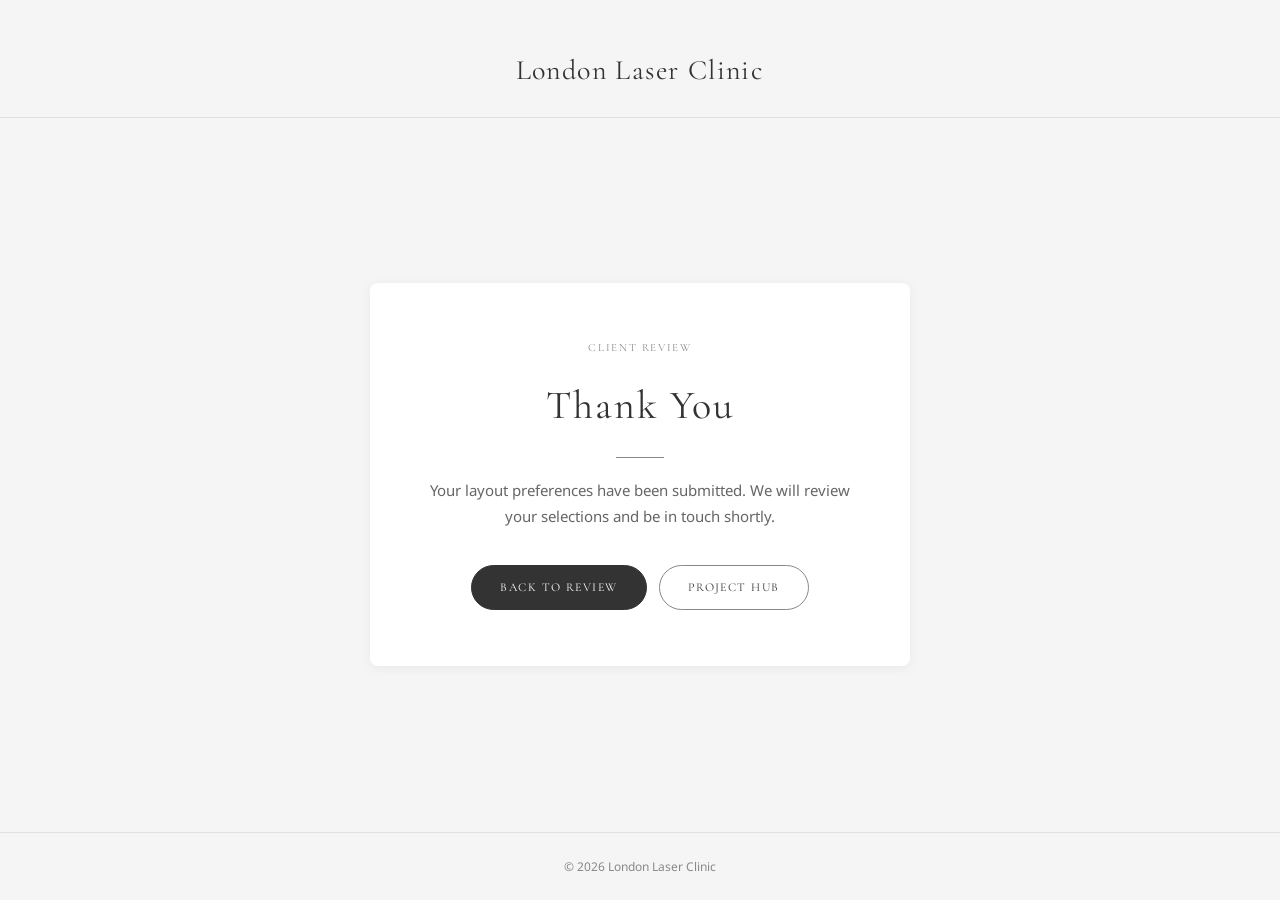
<file: website/variants/thank-you.html>
<!DOCTYPE html>
<html lang="en">
<head>
  <meta charset="UTF-8">
  <meta name="viewport" content="width=device-width, initial-scale=1.0">
  <title>Thank You — London Laser Clinic</title>
  <meta name="robots" content="noindex, nofollow">
  <link rel="preconnect" href="https://fonts.googleapis.com">
  <link rel="preconnect" href="https://fonts.gstatic.com" crossorigin>
  <link href="https://fonts.googleapis.com/css2?family=Cormorant+Garamond:wght@300;400;500;600&family=Noto+Sans:wght@300;400;500;600&display=swap" rel="stylesheet">
  <style>
    *, *::before, *::after { margin: 0; padding: 0; box-sizing: border-box; }

    :root {
      --llc-primary: #333333;
      --llc-accent: #888888;
      --llc-accent-hover: #666666;
      --llc-bg: #F5F5F5;
      --llc-surface: #E0E0E0;
      --llc-font-heading: 'Cormorant Garamond', serif;
      --llc-font-body: 'Noto Sans', sans-serif;
    }

    body {
      font-family: var(--llc-font-body);
      font-weight: 400;
      color: var(--llc-primary);
      background: var(--llc-bg);
      line-height: 1.6;
      -webkit-font-smoothing: antialiased;
      min-height: 100vh;
      display: flex;
      flex-direction: column;
    }

    .hub-header {
      text-align: center;
      padding: 48px 24px 24px;
      border-bottom: 1px solid rgba(51,51,51,0.1);
    }

    .hub-logo__main {
      font-family: var(--llc-font-heading);
      font-size: 1.75rem;
      font-weight: 400;
      letter-spacing: 0.05em;
      color: var(--llc-primary);
    }

    .thankyou-main {
      flex: 1;
      display: flex;
      align-items: center;
      justify-content: center;
      padding: 80px 24px;
    }

    .thankyou-card {
      background: #ffffff;
      border-radius: 8px;
      padding: 56px 48px;
      box-shadow: 0 2px 12px rgba(51,51,51,0.06);
      max-width: 540px;
      width: 100%;
      text-align: center;
    }

    .thankyou-eyebrow {
      display: block;
      font-family: var(--llc-font-heading);
      font-size: 0.6875rem;
      font-weight: 400;
      letter-spacing: 0.15em;
      text-transform: uppercase;
      color: var(--llc-accent);
      margin-bottom: 16px;
    }

    .thankyou-title {
      font-family: var(--llc-font-heading);
      font-size: clamp(1.75rem, 4vw, 2.5rem);
      font-weight: 400;
      letter-spacing: 0.05em;
      color: var(--llc-primary);
      margin-bottom: 20px;
    }

    .thankyou-divider {
      width: 48px;
      height: 1px;
      background: var(--llc-accent);
      margin: 0 auto 20px;
    }

    .thankyou-message {
      font-size: 0.9375rem;
      color: var(--llc-accent-hover);
      line-height: 1.7;
      margin-bottom: 36px;
      max-width: 420px;
      margin-left: auto;
      margin-right: auto;
    }

    .thankyou-links {
      display: flex;
      gap: 12px;
      justify-content: center;
      flex-wrap: wrap;
    }

    .thankyou-link {
      display: inline-flex;
      align-items: center;
      justify-content: center;
      padding: 12px 28px;
      font-family: var(--llc-font-heading);
      font-size: 0.75rem;
      font-weight: 400;
      letter-spacing: 0.12em;
      text-transform: uppercase;
      text-decoration: none;
      border-radius: 100px;
      transition: all 0.25s ease;
    }

    .thankyou-link--primary {
      background: var(--llc-primary);
      color: #ffffff;
      border: 1px solid var(--llc-primary);
    }

    .thankyou-link--primary:hover {
      background: #222222;
    }

    .thankyou-link--secondary {
      background: transparent;
      color: var(--llc-primary);
      border: 1px solid var(--llc-accent);
    }

    .thankyou-link--secondary:hover {
      background: var(--llc-surface);
    }

    .hub-footer {
      text-align: center;
      padding: 24px;
      border-top: 1px solid rgba(51,51,51,0.1);
    }

    .hub-footer__text {
      font-size: 0.75rem;
      color: var(--llc-accent);
    }

    @media (max-width: 480px) {
      .thankyou-card {
        padding: 40px 24px;
      }

      .thankyou-links {
        flex-direction: column;
        align-items: center;
      }

      .thankyou-link {
        width: 100%;
        max-width: 240px;
      }
    }
  </style>
</head>
<body>

  <header class="hub-header">
    <span class="hub-logo__main">London Laser Clinic</span>
  </header>

  <main class="thankyou-main">
    <div class="thankyou-card">
      <span class="thankyou-eyebrow">Client Review</span>
      <h1 class="thankyou-title">Thank You</h1>
      <div class="thankyou-divider" aria-hidden="true"></div>
      <p class="thankyou-message">Your layout preferences have been submitted. We will review your selections and be in touch shortly.</p>
      <div class="thankyou-links">
        <a href="index.html" class="thankyou-link thankyou-link--primary">Back to Review</a>
        <a href="../../index.html" class="thankyou-link thankyou-link--secondary">Project Hub</a>
      </div>
    </div>
  </main>

  <footer class="hub-footer">
    <p class="hub-footer__text">&copy; 2026 London Laser Clinic</p>
  </footer>

</body>
</html>
</file>
<file: designs/styles.css>
/* ===============================================================
   London Laser Clinic — Design Directions Hub
   Client review page linking to 3 design directions
   =============================================================== */

:root {
  --llc-primary: #333333;
  --llc-accent: #888888;
  --llc-accent-hover: #666666;
  --llc-bg: #F5F5F5;
  --llc-surface: #E0E0E0;
  --llc-text: #333333;
  --llc-text-muted: #888888;
  --llc-border: rgba(51, 51, 51, 0.1);
  --llc-font-heading: 'Cormorant Garamond', serif;
  --llc-font-body: 'Noto Sans', 'Helvetica Neue', Arial, sans-serif;
  --transition-base: 0.25s ease;
}

*,
*::before,
*::after {
  box-sizing: border-box;
  margin: 0;
  padding: 0;
}

html {
  scroll-behavior: smooth;
}

body {
  font-family: var(--llc-font-body);
  font-weight: 400;
  background-color: var(--llc-bg);
  color: var(--llc-text);
  line-height: 1.6;
  -webkit-font-smoothing: antialiased;
  -moz-osx-font-smoothing: grayscale;
  min-height: 100vh;
  display: flex;
  flex-direction: column;
}

a {
  color: inherit;
  text-decoration: none;
}

/* === BACK LINK === */

.hub-back {
  display: inline-block;
  padding: 16px 24px;
  font-size: 0.8125rem;
  color: var(--llc-accent);
  transition: color var(--transition-base);
}

.hub-back:hover {
  color: var(--llc-accent-hover);
}

/* === HEADER === */

.hub-header {
  padding: 32px 24px;
  text-align: center;
  border-bottom: 1px solid var(--llc-border);
}

.hub-logo__main {
  font-family: var(--llc-font-heading);
  font-size: 1.75rem;
  font-weight: 400;
  letter-spacing: 0.05em;
  color: var(--llc-primary);
  display: block;
  line-height: 1;
}

/* === MAIN CONTENT === */

.hub-main {
  flex: 1;
  display: flex;
  flex-direction: column;
  align-items: center;
  padding: 80px 24px;
  max-width: 1200px;
  margin: 0 auto;
  width: 100%;
}

.hub-intro {
  text-align: center;
  max-width: 640px;
  margin-bottom: 64px;
}

.hub-eyebrow {
  display: block;
  font-family: var(--llc-font-heading);
  font-size: 0.6875rem;
  font-weight: 400;
  letter-spacing: 0.15em;
  text-transform: uppercase;
  color: var(--llc-accent);
  margin-bottom: 16px;
}

.hub-title {
  font-family: var(--llc-font-heading);
  font-size: clamp(1.75rem, 4vw, 2.75rem);
  font-weight: 400;
  letter-spacing: 0.05em;
  line-height: 1.2;
  color: var(--llc-primary);
  margin-bottom: 20px;
}

.hub-subtitle {
  font-size: 1.0625rem;
  line-height: 1.7;
  color: var(--llc-text-muted);
}

/* === DESIGN CARDS GRID === */

.hub-grid {
  display: grid;
  grid-template-columns: repeat(3, 1fr);
  gap: 32px;
  width: 100%;
}

.hub-card {
  background: #ffffff;
  border: 1px solid var(--llc-border);
  overflow: hidden;
  display: flex;
  flex-direction: column;
  transition: box-shadow var(--transition-base),
              transform var(--transition-base);
}

.hub-card:hover {
  box-shadow: 0 8px 32px rgba(51, 51, 51, 0.1);
  transform: translateY(-4px);
}

.hub-card__preview {
  height: 220px;
  display: flex;
  align-items: center;
  justify-content: center;
  position: relative;
  overflow: hidden;
}

.hub-card--a .hub-card__preview {
  background: linear-gradient(135deg, var(--llc-primary) 0%, #555555 100%);
}

.hub-card--b .hub-card__preview {
  background: linear-gradient(135deg, var(--llc-primary) 0%, #222222 100%);
}

.hub-card--c .hub-card__preview {
  background: linear-gradient(135deg, var(--llc-surface) 0%, var(--llc-accent) 100%);
}

.hub-card__letter {
  font-family: var(--llc-font-heading);
  font-size: clamp(4rem, 8vw, 6rem);
  font-weight: 300;
  letter-spacing: 0.15em;
  text-transform: uppercase;
  line-height: 1;
  opacity: 0.25;
  position: absolute;
}

.hub-card--a .hub-card__letter,
.hub-card--b .hub-card__letter {
  color: var(--llc-bg);
}

.hub-card--c .hub-card__letter {
  color: var(--llc-primary);
}

.hub-card__badge {
  position: relative;
  z-index: 1;
  font-family: var(--llc-font-heading);
  font-size: 0.6875rem;
  font-weight: 400;
  letter-spacing: 0.15em;
  text-transform: uppercase;
  padding: 8px 20px;
  border: 1px solid rgba(255, 255, 255, 0.3);
}

.hub-card--a .hub-card__badge,
.hub-card--b .hub-card__badge {
  color: var(--llc-bg);
}

.hub-card--c .hub-card__badge {
  color: var(--llc-primary);
  border-color: rgba(51, 51, 51, 0.25);
}

.hub-card__body {
  padding: 32px;
  flex: 1;
  display: flex;
  flex-direction: column;
}

.hub-card__name {
  font-family: var(--llc-font-heading);
  font-size: clamp(1.125rem, 2vw, 1.375rem);
  font-weight: 400;
  letter-spacing: 0.05em;
  color: var(--llc-primary);
  margin-bottom: 8px;
}

.hub-card__mood {
  font-size: 0.875rem;
  color: var(--llc-accent);
  margin-bottom: 16px;
  font-style: italic;
}

.hub-card__link {
  display: inline-flex;
  align-items: center;
  gap: 8px;
  font-family: var(--llc-font-heading);
  font-size: 0.6875rem;
  font-weight: 400;
  letter-spacing: 0.1em;
  text-transform: uppercase;
  color: var(--llc-primary);
  padding: 12px 28px;
  border: 1px solid var(--llc-primary);
  transition: background-color var(--transition-base),
              color var(--transition-base);
  text-align: center;
  justify-content: center;
  margin-top: auto;
}

.hub-card__link:hover {
  background-color: var(--llc-primary);
  color: #ffffff;
}

.hub-card__link-arrow {
  transition: transform var(--transition-base);
}

.hub-card__link:hover .hub-card__link-arrow {
  transform: translateX(4px);
}

/* === FOOTER === */

.hub-footer {
  padding: 32px 24px;
  text-align: center;
  border-top: 1px solid var(--llc-border);
}

.hub-footer__text {
  font-size: 0.75rem;
  color: var(--llc-text-muted);
  letter-spacing: 0.05em;
}

/* === RESPONSIVE === */

@media (max-width: 991px) {
  .hub-main {
    padding: 64px 24px;
  }

  .hub-intro {
    margin-bottom: 48px;
  }

  .hub-card__preview {
    height: 180px;
  }
}

@media (max-width: 767px) {
  .hub-grid {
    grid-template-columns: 1fr;
    gap: 24px;
    max-width: 480px;
  }

  .hub-main {
    padding: 48px 20px;
  }

  .hub-intro {
    margin-bottom: 40px;
  }

  .hub-card__preview {
    height: 160px;
  }

  .hub-card__body {
    padding: 24px;
  }
}

@media (max-width: 477px) {
  .hub-main {
    padding: 32px 16px;
  }

  .hub-header {
    padding: 24px 16px;
  }

  .hub-card__preview {
    height: 140px;
  }

  .hub-card__link {
    width: 100%;
  }
}

@media (prefers-reduced-motion: reduce) {
  *,
  *::before,
  *::after {
    transition-duration: 0.01ms !important;
  }

  html {
    scroll-behavior: auto;
  }
}
</file>
